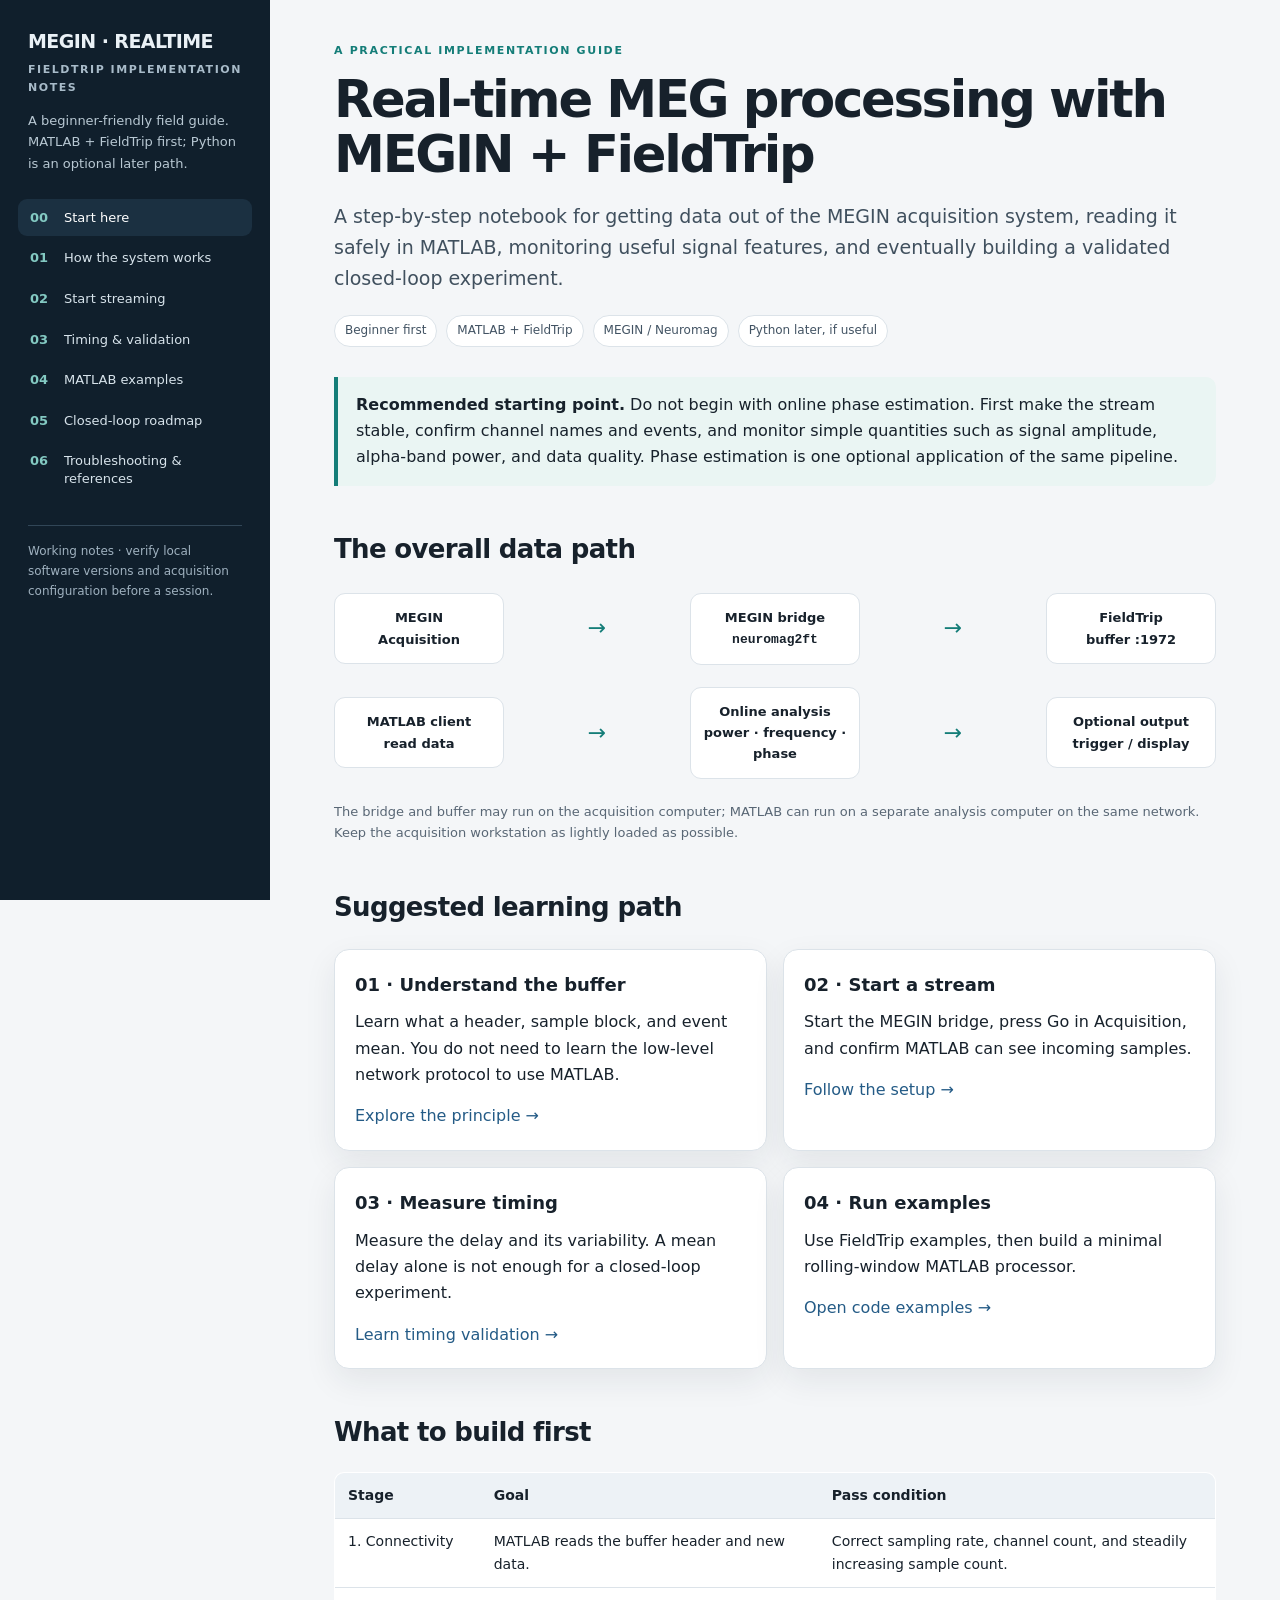
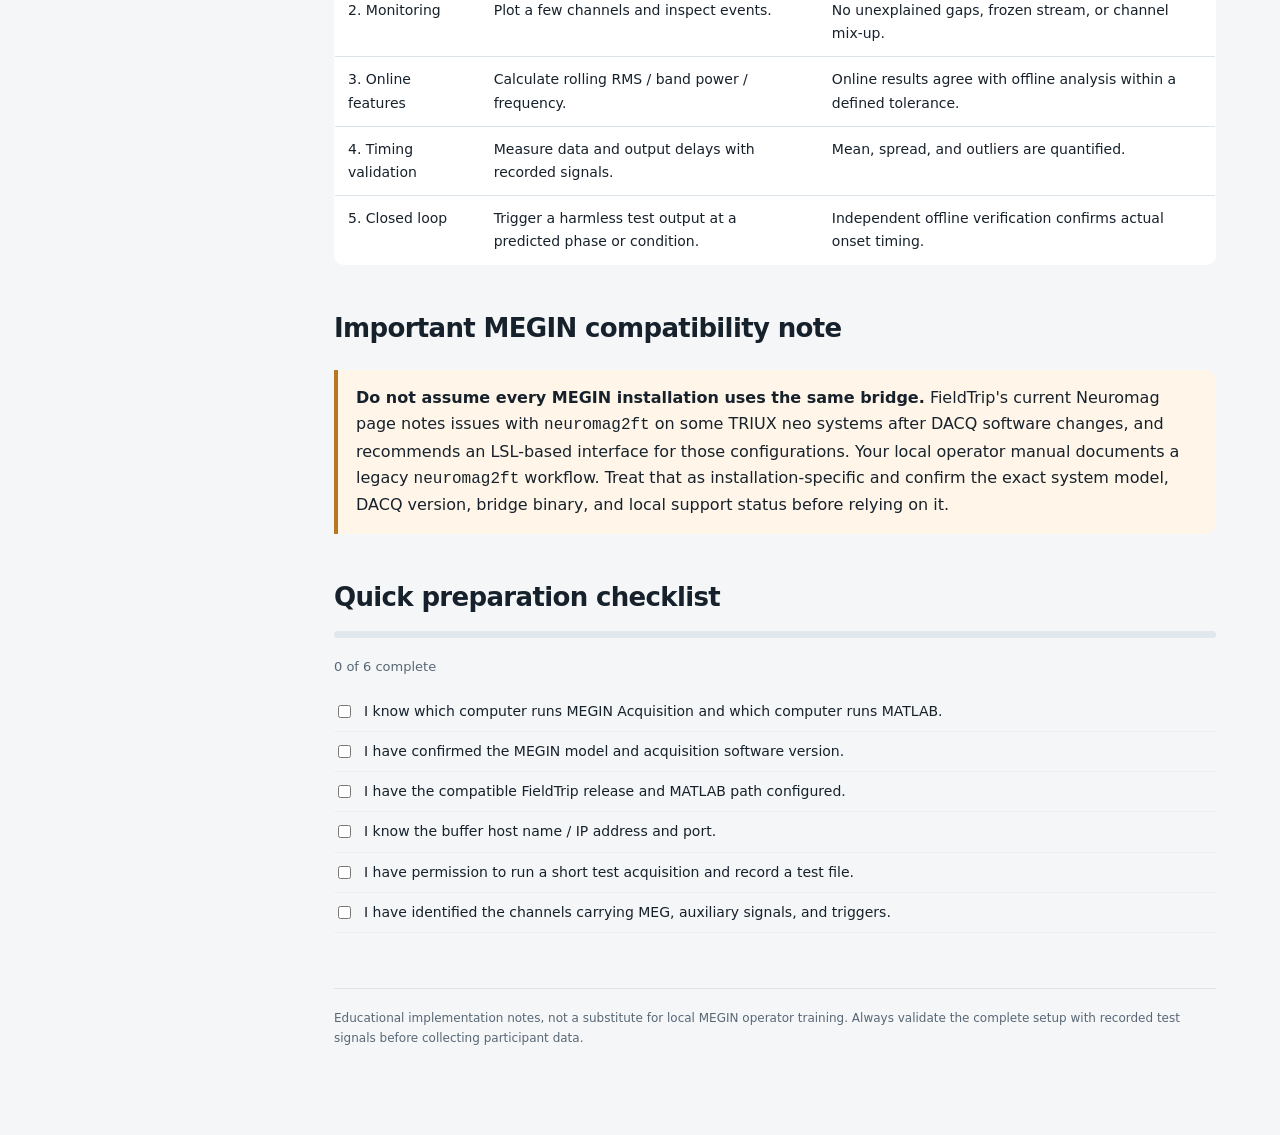
<file: index.html>
<!doctype html><html lang="en"><head><meta charset="utf-8"><meta name="viewport" content="width=device-width,initial-scale=1"><meta name="description" content="A practical route from MEGIN acquisition to online monitoring, then to a validated closed-loop experiment."><title>00 · Start here · MEGIN realtime guide</title><link rel="stylesheet" href="assets/style.css"></head><body><div class="layout"><aside><div class="brand">MEGIN · REALTIME<small>FieldTrip implementation notes</small></div><p class="side-intro">A beginner-friendly field guide. MATLAB + FieldTrip first; Python is an optional later path.</p><nav><a class="active" href="index.html"><span class="num">00</span><span>Start here</span></a><a class="" href="01-principle.html"><span class="num">01</span><span>How the system works</span></a><a class="" href="02-setup.html"><span class="num">02</span><span>Start streaming</span></a><a class="" href="03-latency.html"><span class="num">03</span><span>Timing & validation</span></a><a class="" href="04-examples.html"><span class="num">04</span><span>MATLAB examples</span></a><a class="" href="05-closed-loop.html"><span class="num">05</span><span>Closed-loop roadmap</span></a><a class="" href="06-misc.html"><span class="num">06</span><span>Troubleshooting & references</span></a></nav><div class="side-foot">Working notes · verify local software versions and acquisition configuration before a session.</div></aside><main>
<div class="eyebrow">A practical implementation guide</div><h1>Real-time MEG processing with MEGIN + FieldTrip</h1>
<p class="lede">A step-by-step notebook for getting data out of the MEGIN acquisition system, reading it safely in MATLAB, monitoring useful signal features, and eventually building a validated closed-loop experiment.</p>
<div class="meta"><span class="pill">Beginner first</span><span class="pill">MATLAB + FieldTrip</span><span class="pill">MEGIN / Neuromag</span><span class="pill">Python later, if useful</span></div>
<div class="callout"><b>Recommended starting point.</b> Do not begin with online phase estimation. First make the stream stable, confirm channel names and events, and monitor simple quantities such as signal amplitude, alpha-band power, and data quality. Phase estimation is one optional application of the same pipeline.</div>
<h2>The overall data path</h2>
<div class="diagram"><div class="node">MEGIN<br>Acquisition</div><div class="arrow">→</div><div class="node">MEGIN bridge<br><code>neuromag2ft</code></div><div class="arrow">→</div><div class="node">FieldTrip<br>buffer :1972</div></div>
<div class="diagram"><div class="node">MATLAB client<br>read data</div><div class="arrow">→</div><div class="node">Online analysis<br>power · frequency · phase</div><div class="arrow">→</div><div class="node">Optional output<br>trigger / display</div></div>
<p class="small">The bridge and buffer may run on the acquisition computer; MATLAB can run on a separate analysis computer on the same network. Keep the acquisition workstation as lightly loaded as possible.</p>
<h2>Suggested learning path</h2>
<div class="grid">
<div class="card"><h3>01 · Understand the buffer</h3><p>Learn what a header, sample block, and event mean. You do not need to learn the low-level network protocol to use MATLAB.</p><a href="01-principle.html">Explore the principle →</a></div>
<div class="card"><h3>02 · Start a stream</h3><p>Start the MEGIN bridge, press Go in Acquisition, and confirm MATLAB can see incoming samples.</p><a href="02-setup.html">Follow the setup →</a></div>
<div class="card"><h3>03 · Measure timing</h3><p>Measure the delay and its variability. A mean delay alone is not enough for a closed-loop experiment.</p><a href="03-latency.html">Learn timing validation →</a></div>
<div class="card"><h3>04 · Run examples</h3><p>Use FieldTrip examples, then build a minimal rolling-window MATLAB processor.</p><a href="04-examples.html">Open code examples →</a></div>
</div>
<h2>What to build first</h2>
<table><tr><th>Stage</th><th>Goal</th><th>Pass condition</th></tr>
<tr><td>1. Connectivity</td><td>MATLAB reads the buffer header and new data.</td><td>Correct sampling rate, channel count, and steadily increasing sample count.</td></tr>
<tr><td>2. Monitoring</td><td>Plot a few channels and inspect events.</td><td>No unexplained gaps, frozen stream, or channel mix-up.</td></tr>
<tr><td>3. Online features</td><td>Calculate rolling RMS / band power / frequency.</td><td>Online results agree with offline analysis within a defined tolerance.</td></tr>
<tr><td>4. Timing validation</td><td>Measure data and output delays with recorded signals.</td><td>Mean, spread, and outliers are quantified.</td></tr>
<tr><td>5. Closed loop</td><td>Trigger a harmless test output at a predicted phase or condition.</td><td>Independent offline verification confirms actual onset timing.</td></tr></table>
<h2>Important MEGIN compatibility note</h2>
<div class="callout warn"><b>Do not assume every MEGIN installation uses the same bridge.</b> FieldTrip's current Neuromag page notes issues with <code>neuromag2ft</code> on some TRIUX neo systems after DACQ software changes, and recommends an LSL-based interface for those configurations. Your local operator manual documents a legacy <code>neuromag2ft</code> workflow. Treat that as installation-specific and confirm the exact system model, DACQ version, bridge binary, and local support status before relying on it.</div>
<h2>Quick preparation checklist</h2>
<div class="progress"><span></span></div><p id="progress-label" class="small"></p><div class="checklist">
<label><input type="checkbox"> I know which computer runs MEGIN Acquisition and which computer runs MATLAB.</label>
<label><input type="checkbox"> I have confirmed the MEGIN model and acquisition software version.</label>
<label><input type="checkbox"> I have the compatible FieldTrip release and MATLAB path configured.</label>
<label><input type="checkbox"> I know the buffer host name / IP address and port.</label>
<label><input type="checkbox"> I have permission to run a short test acquisition and record a test file.</label>
<label><input type="checkbox"> I have identified the channels carrying MEG, auxiliary signals, and triggers.</label>
</div>
<div class="footer">Educational implementation notes, not a substitute for local MEGIN operator training. Always validate the complete setup with recorded test signals before collecting participant data.</div></main></div><script src="assets/app.js"></script></body></html>
</file>
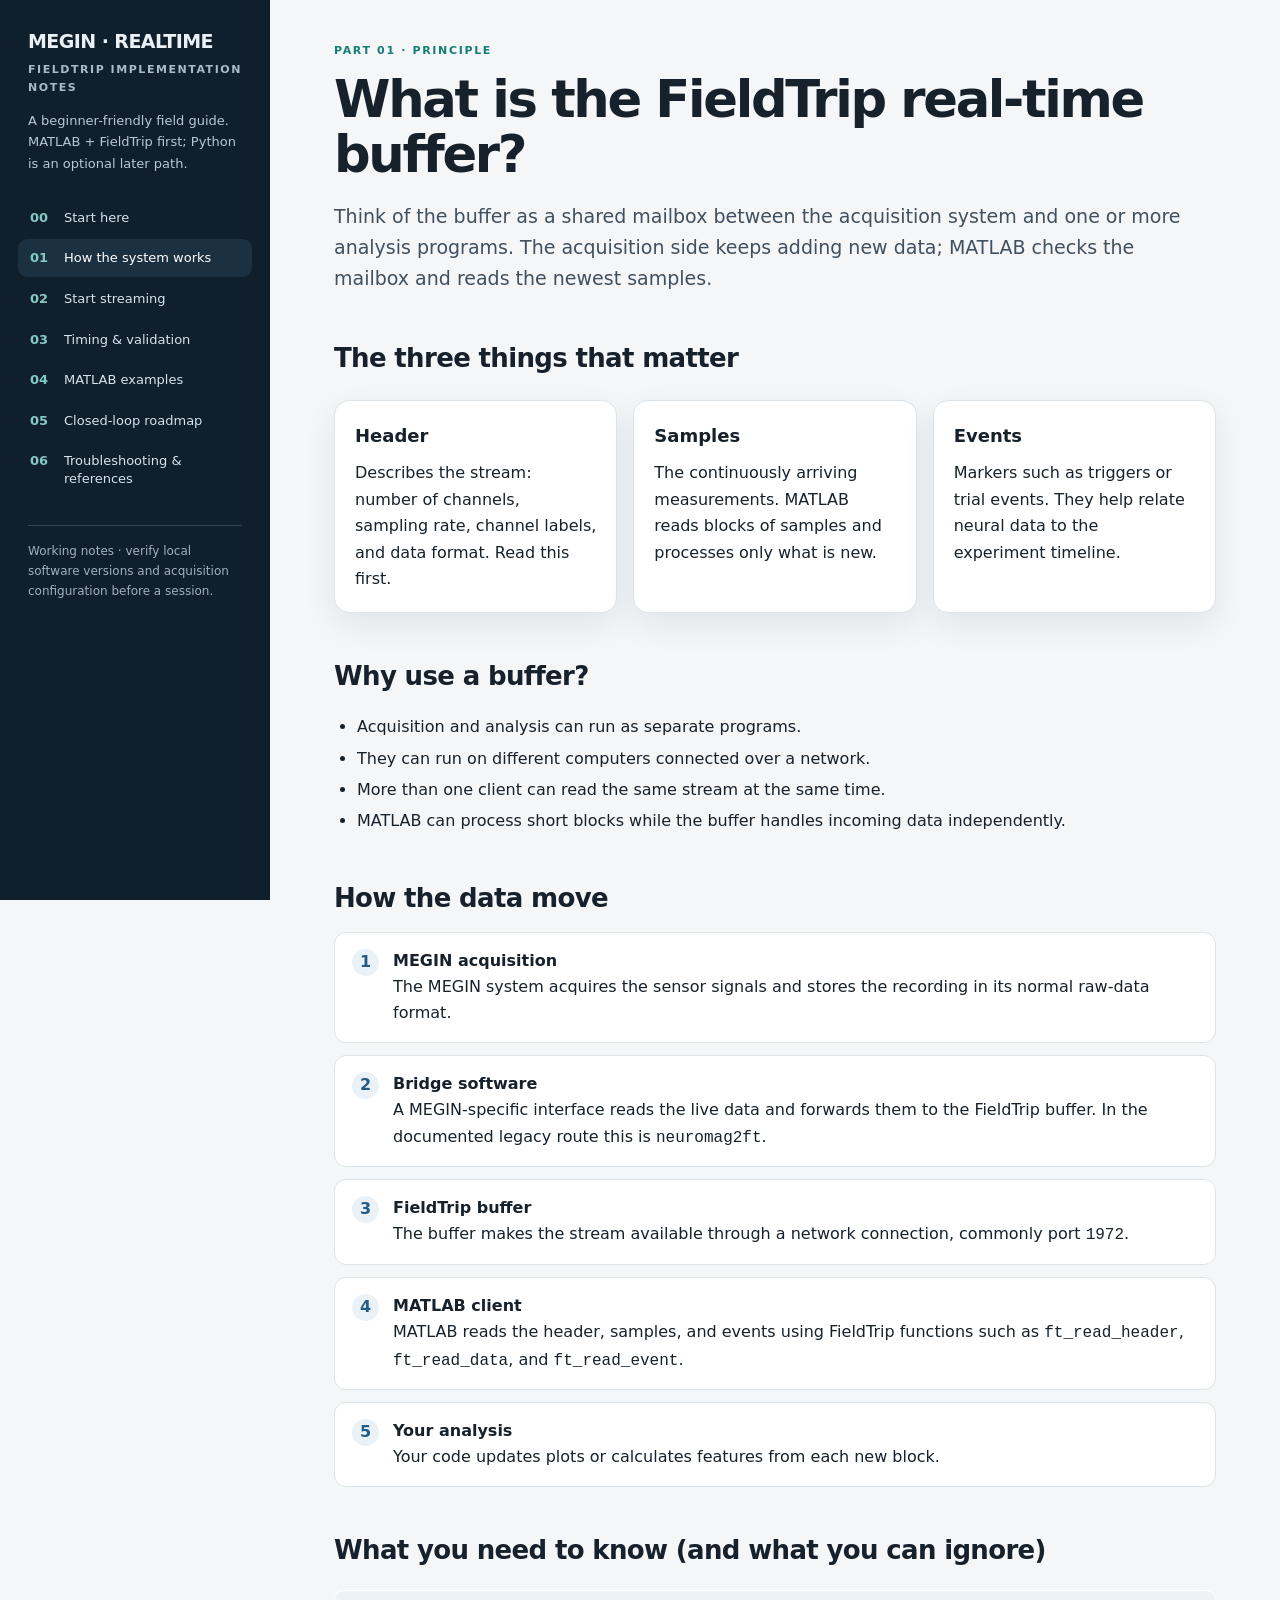
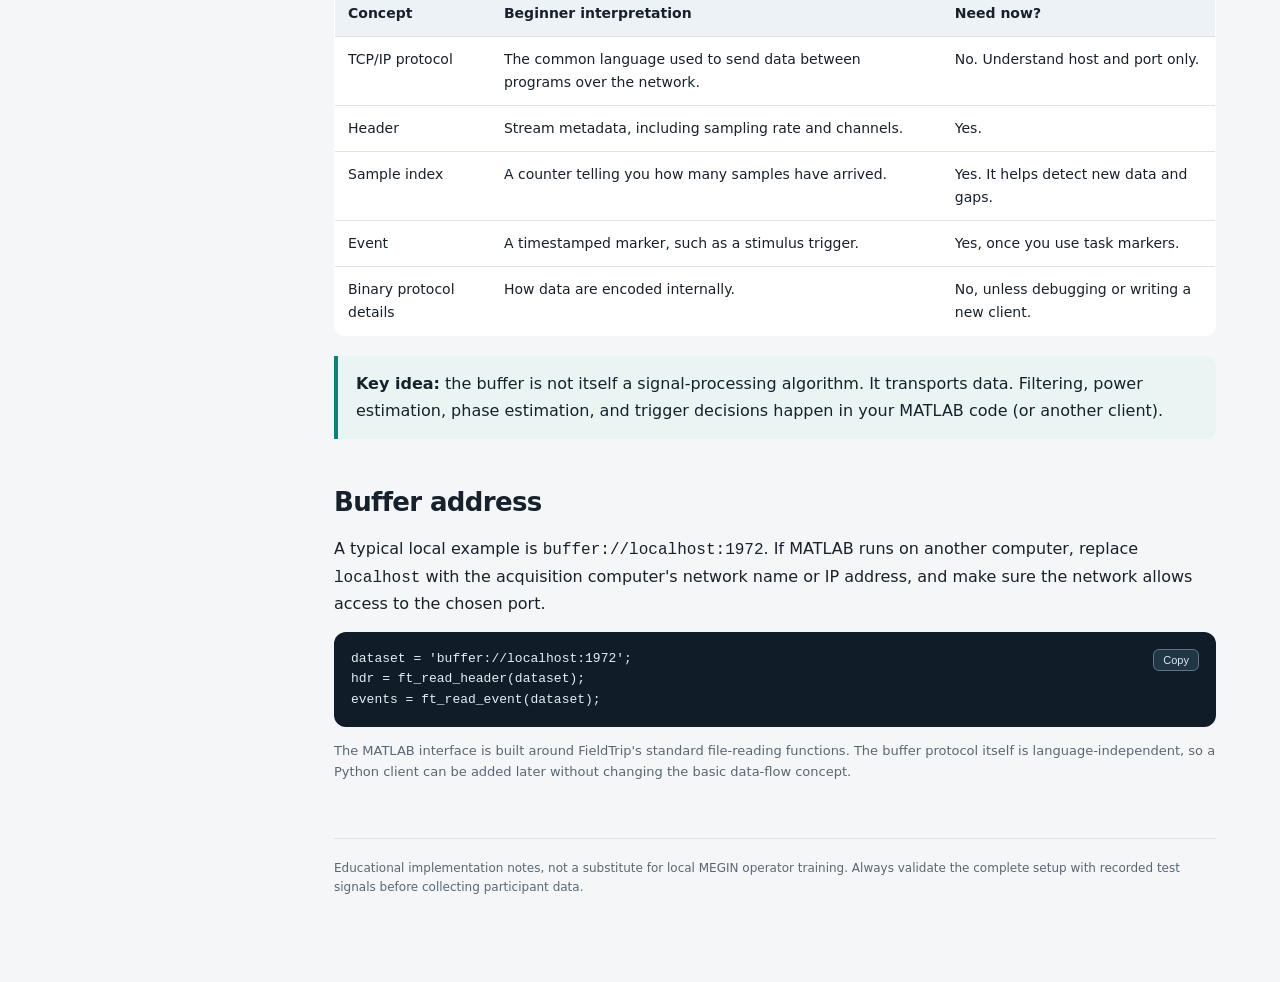
<file: 01-principle.html>
<!doctype html><html lang="en"><head><meta charset="utf-8"><meta name="viewport" content="width=device-width,initial-scale=1"><meta name="description" content="The FieldTrip buffer, data flow, samples, events, and what each computer is responsible for."><title>01 · How the system works · MEGIN realtime guide</title><link rel="stylesheet" href="assets/style.css"></head><body><div class="layout"><aside><div class="brand">MEGIN · REALTIME<small>FieldTrip implementation notes</small></div><p class="side-intro">A beginner-friendly field guide. MATLAB + FieldTrip first; Python is an optional later path.</p><nav><a class="" href="index.html"><span class="num">00</span><span>Start here</span></a><a class="active" href="01-principle.html"><span class="num">01</span><span>How the system works</span></a><a class="" href="02-setup.html"><span class="num">02</span><span>Start streaming</span></a><a class="" href="03-latency.html"><span class="num">03</span><span>Timing & validation</span></a><a class="" href="04-examples.html"><span class="num">04</span><span>MATLAB examples</span></a><a class="" href="05-closed-loop.html"><span class="num">05</span><span>Closed-loop roadmap</span></a><a class="" href="06-misc.html"><span class="num">06</span><span>Troubleshooting & references</span></a></nav><div class="side-foot">Working notes · verify local software versions and acquisition configuration before a session.</div></aside><main>
<div class="eyebrow">Part 01 · Principle</div><h1>What is the FieldTrip real-time buffer?</h1><p class="lede">Think of the buffer as a shared mailbox between the acquisition system and one or more analysis programs. The acquisition side keeps adding new data; MATLAB checks the mailbox and reads the newest samples.</p>
<h2>The three things that matter</h2><div class="grid three">
<div class="card"><h3>Header</h3><p>Describes the stream: number of channels, sampling rate, channel labels, and data format. Read this first.</p></div>
<div class="card"><h3>Samples</h3><p>The continuously arriving measurements. MATLAB reads blocks of samples and processes only what is new.</p></div>
<div class="card"><h3>Events</h3><p>Markers such as triggers or trial events. They help relate neural data to the experiment timeline.</p></div></div>
<h2>Why use a buffer?</h2><ul><li>Acquisition and analysis can run as separate programs.</li><li>They can run on different computers connected over a network.</li><li>More than one client can read the same stream at the same time.</li><li>MATLAB can process short blocks while the buffer handles incoming data independently.</li></ul>
<h2>How the data move</h2><div class="steps">
<div class="step"><b>MEGIN acquisition</b><br>The MEGIN system acquires the sensor signals and stores the recording in its normal raw-data format.</div>
<div class="step"><b>Bridge software</b><br>A MEGIN-specific interface reads the live data and forwards them to the FieldTrip buffer. In the documented legacy route this is <code>neuromag2ft</code>.</div>
<div class="step"><b>FieldTrip buffer</b><br>The buffer makes the stream available through a network connection, commonly port <code>1972</code>.</div>
<div class="step"><b>MATLAB client</b><br>MATLAB reads the header, samples, and events using FieldTrip functions such as <code>ft_read_header</code>, <code>ft_read_data</code>, and <code>ft_read_event</code>.</div>
<div class="step"><b>Your analysis</b><br>Your code updates plots or calculates features from each new block.</div></div>
<h2>What you need to know (and what you can ignore)</h2><table><tr><th>Concept</th><th>Beginner interpretation</th><th>Need now?</th></tr>
<tr><td>TCP/IP protocol</td><td>The common language used to send data between programs over the network.</td><td>No. Understand host and port only.</td></tr>
<tr><td>Header</td><td>Stream metadata, including sampling rate and channels.</td><td>Yes.</td></tr><tr><td>Sample index</td><td>A counter telling you how many samples have arrived.</td><td>Yes. It helps detect new data and gaps.</td></tr><tr><td>Event</td><td>A timestamped marker, such as a stimulus trigger.</td><td>Yes, once you use task markers.</td></tr><tr><td>Binary protocol details</td><td>How data are encoded internally.</td><td>No, unless debugging or writing a new client.</td></tr></table>
<div class="callout"><b>Key idea:</b> the buffer is not itself a signal-processing algorithm. It transports data. Filtering, power estimation, phase estimation, and trigger decisions happen in your MATLAB code (or another client).</div>
<h2>Buffer address</h2><p>A typical local example is <code>buffer://localhost:1972</code>. If MATLAB runs on another computer, replace <code>localhost</code> with the acquisition computer's network name or IP address, and make sure the network allows access to the chosen port.</p>
<pre><button class="copy" onclick="copyCode(this)">Copy</button><code>dataset = 'buffer://localhost:1972';
hdr = ft_read_header(dataset);
events = ft_read_event(dataset);</code></pre>
<p class="small">The MATLAB interface is built around FieldTrip's standard file-reading functions. The buffer protocol itself is language-independent, so a Python client can be added later without changing the basic data-flow concept.</p>
<div class="footer">Educational implementation notes, not a substitute for local MEGIN operator training. Always validate the complete setup with recorded test signals before collecting participant data.</div></main></div><script src="assets/app.js"></script></body></html>
</file>
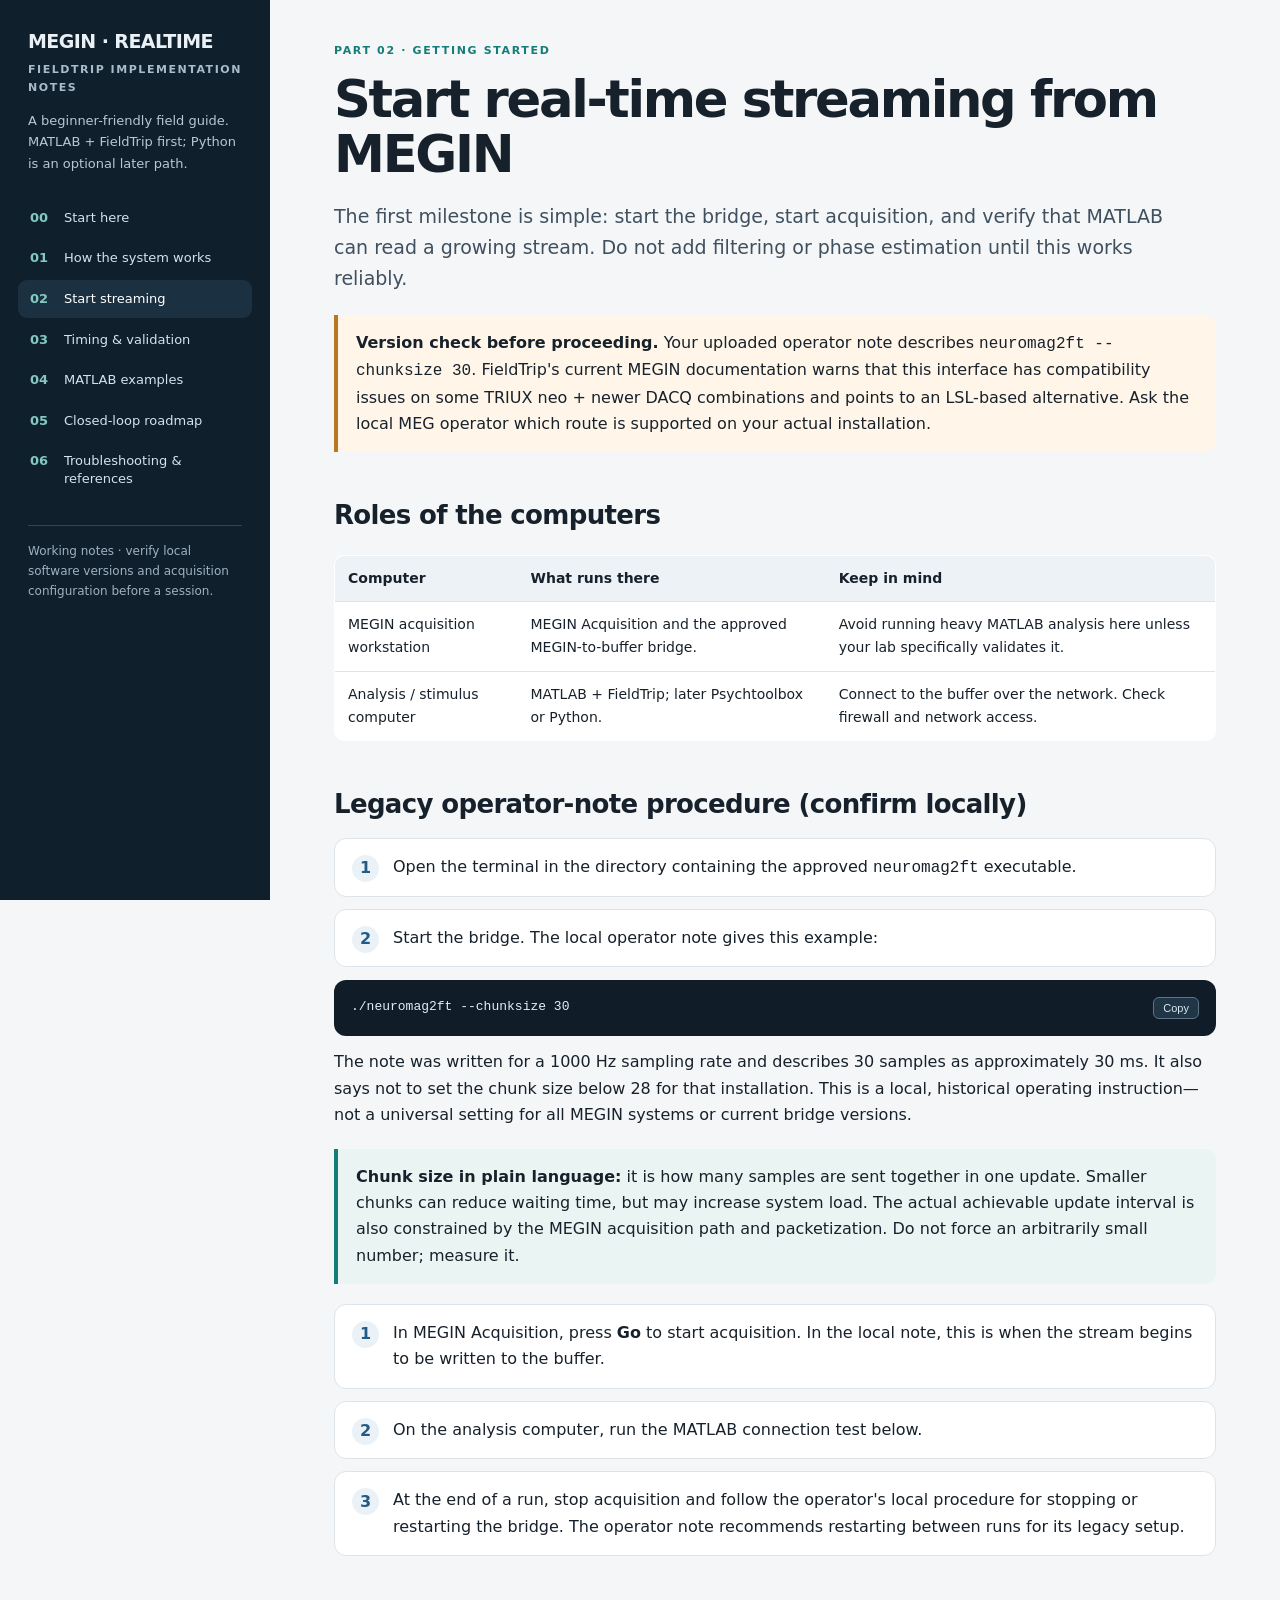
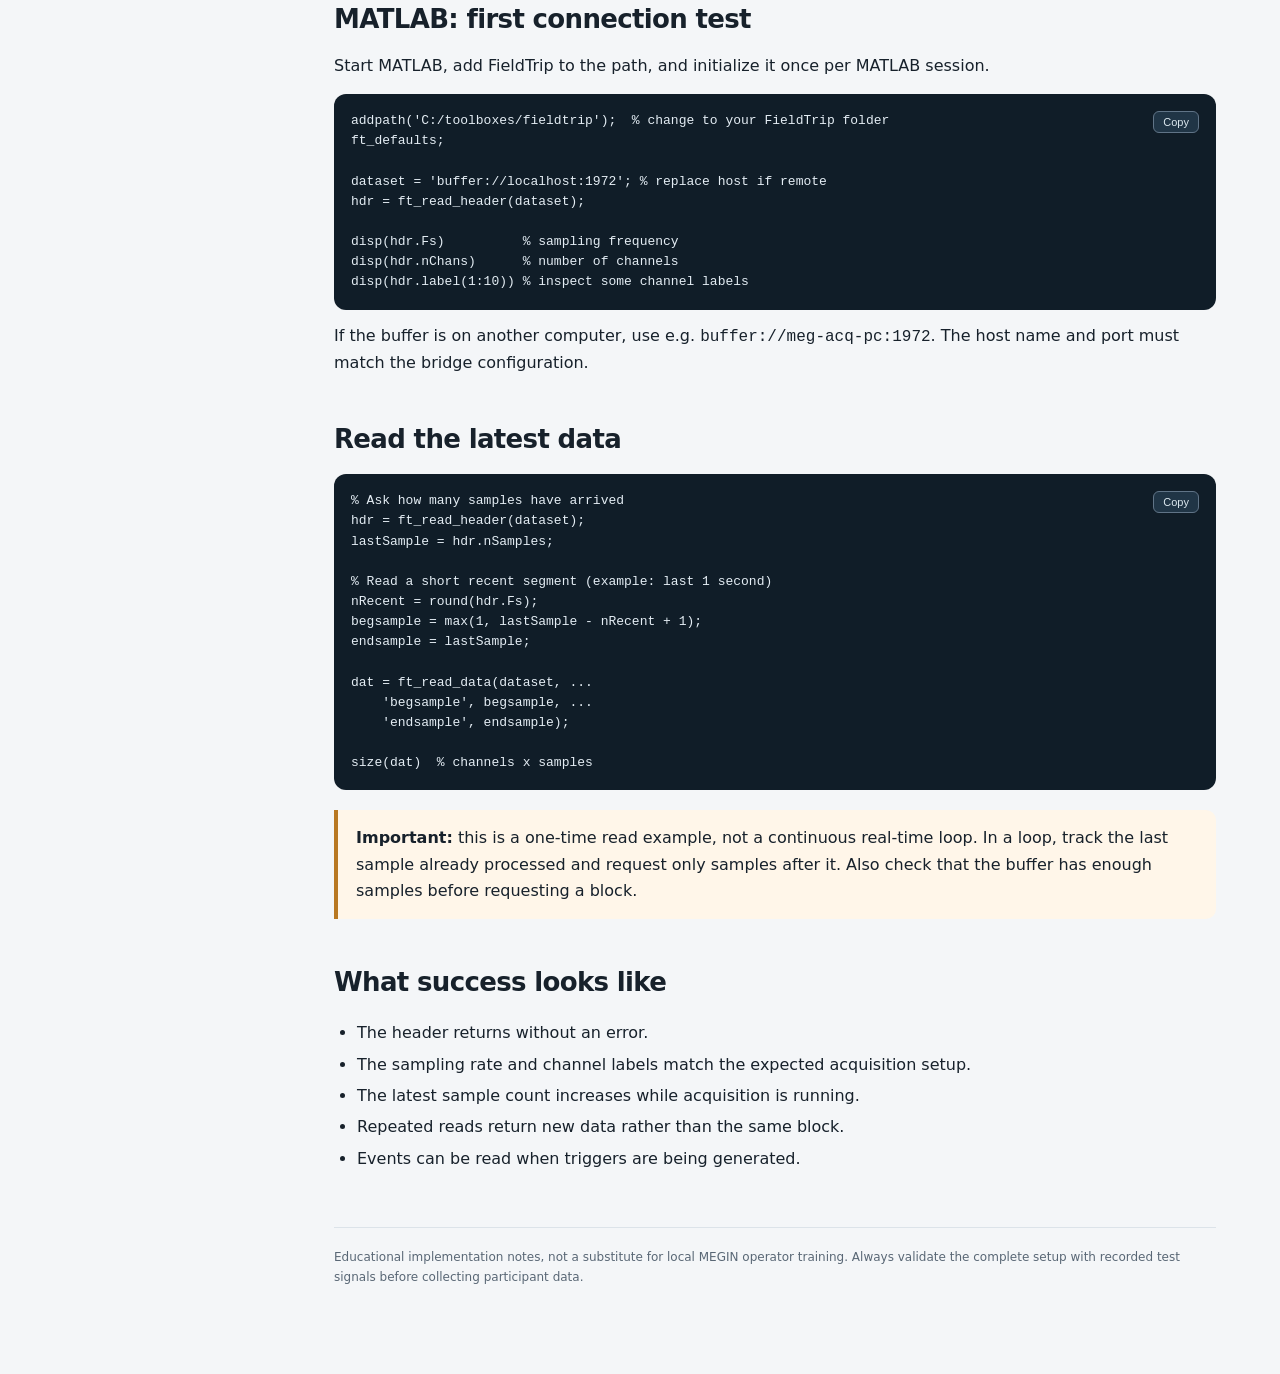
<file: 02-setup.html>
<!doctype html><html lang="en"><head><meta charset="utf-8"><meta name="viewport" content="width=device-width,initial-scale=1"><meta name="description" content="A beginner workflow for MEGIN acquisition, neuromag2ft, the buffer, and MATLAB."><title>02 · Start streaming · MEGIN realtime guide</title><link rel="stylesheet" href="assets/style.css"></head><body><div class="layout"><aside><div class="brand">MEGIN · REALTIME<small>FieldTrip implementation notes</small></div><p class="side-intro">A beginner-friendly field guide. MATLAB + FieldTrip first; Python is an optional later path.</p><nav><a class="" href="index.html"><span class="num">00</span><span>Start here</span></a><a class="" href="01-principle.html"><span class="num">01</span><span>How the system works</span></a><a class="active" href="02-setup.html"><span class="num">02</span><span>Start streaming</span></a><a class="" href="03-latency.html"><span class="num">03</span><span>Timing & validation</span></a><a class="" href="04-examples.html"><span class="num">04</span><span>MATLAB examples</span></a><a class="" href="05-closed-loop.html"><span class="num">05</span><span>Closed-loop roadmap</span></a><a class="" href="06-misc.html"><span class="num">06</span><span>Troubleshooting & references</span></a></nav><div class="side-foot">Working notes · verify local software versions and acquisition configuration before a session.</div></aside><main>
<div class="eyebrow">Part 02 · Getting started</div><h1>Start real-time streaming from MEGIN</h1><p class="lede">The first milestone is simple: start the bridge, start acquisition, and verify that MATLAB can read a growing stream. Do not add filtering or phase estimation until this works reliably.</p>
<div class="callout warn"><b>Version check before proceeding.</b> Your uploaded operator note describes <code>neuromag2ft --chunksize 30</code>. FieldTrip's current MEGIN documentation warns that this interface has compatibility issues on some TRIUX neo + newer DACQ combinations and points to an LSL-based alternative. Ask the local MEG operator which route is supported on your actual installation.</div>
<h2>Roles of the computers</h2><table><tr><th>Computer</th><th>What runs there</th><th>Keep in mind</th></tr><tr><td>MEGIN acquisition workstation</td><td>MEGIN Acquisition and the approved MEGIN-to-buffer bridge.</td><td>Avoid running heavy MATLAB analysis here unless your lab specifically validates it.</td></tr><tr><td>Analysis / stimulus computer</td><td>MATLAB + FieldTrip; later Psychtoolbox or Python.</td><td>Connect to the buffer over the network. Check firewall and network access.</td></tr></table>
<h2>Legacy operator-note procedure (confirm locally)</h2><div class="steps">
<div class="step">Open the terminal in the directory containing the approved <code>neuromag2ft</code> executable.</div>
<div class="step">Start the bridge. The local operator note gives this example:</div></div>
<pre><button class="copy" onclick="copyCode(this)">Copy</button><code>./neuromag2ft --chunksize 30</code></pre>
<p>The note was written for a 1000 Hz sampling rate and describes 30 samples as approximately 30 ms. It also says not to set the chunk size below 28 for that installation. This is a local, historical operating instruction—not a universal setting for all MEGIN systems or current bridge versions.</p>
<div class="callout"><b>Chunk size in plain language:</b> it is how many samples are sent together in one update. Smaller chunks can reduce waiting time, but may increase system load. The actual achievable update interval is also constrained by the MEGIN acquisition path and packetization. Do not force an arbitrarily small number; measure it.</div>
<div class="steps"><div class="step">In MEGIN Acquisition, press <b>Go</b> to start acquisition. In the local note, this is when the stream begins to be written to the buffer.</div><div class="step">On the analysis computer, run the MATLAB connection test below.</div><div class="step">At the end of a run, stop acquisition and follow the operator's local procedure for stopping or restarting the bridge. The operator note recommends restarting between runs for its legacy setup.</div></div>
<h2>MATLAB: first connection test</h2><p>Start MATLAB, add FieldTrip to the path, and initialize it once per MATLAB session.</p>
<pre><button class="copy" onclick="copyCode(this)">Copy</button><code>addpath('C:/toolboxes/fieldtrip');  % change to your FieldTrip folder
ft_defaults;

dataset = 'buffer://localhost:1972'; % replace host if remote
hdr = ft_read_header(dataset);

disp(hdr.Fs)          % sampling frequency
disp(hdr.nChans)      % number of channels
disp(hdr.label(1:10)) % inspect some channel labels</code></pre>
<p>If the buffer is on another computer, use e.g. <code>buffer://meg-acq-pc:1972</code>. The host name and port must match the bridge configuration.</p>
<h2>Read the latest data</h2>
<pre><button class="copy" onclick="copyCode(this)">Copy</button><code>% Ask how many samples have arrived
hdr = ft_read_header(dataset);
lastSample = hdr.nSamples;

% Read a short recent segment (example: last 1 second)
nRecent = round(hdr.Fs);
begsample = max(1, lastSample - nRecent + 1);
endsample = lastSample;

dat = ft_read_data(dataset, ...
    'begsample', begsample, ...
    'endsample', endsample);

size(dat)  % channels x samples</code></pre>
<div class="callout warn"><b>Important:</b> this is a one-time read example, not a continuous real-time loop. In a loop, track the last sample already processed and request only samples after it. Also check that the buffer has enough samples before requesting a block.</div>
<h2>What success looks like</h2><ul><li>The header returns without an error.</li><li>The sampling rate and channel labels match the expected acquisition setup.</li><li>The latest sample count increases while acquisition is running.</li><li>Repeated reads return new data rather than the same block.</li><li>Events can be read when triggers are being generated.</li></ul>
<div class="footer">Educational implementation notes, not a substitute for local MEGIN operator training. Always validate the complete setup with recorded test signals before collecting participant data.</div></main></div><script src="assets/app.js"></script></body></html>
</file>
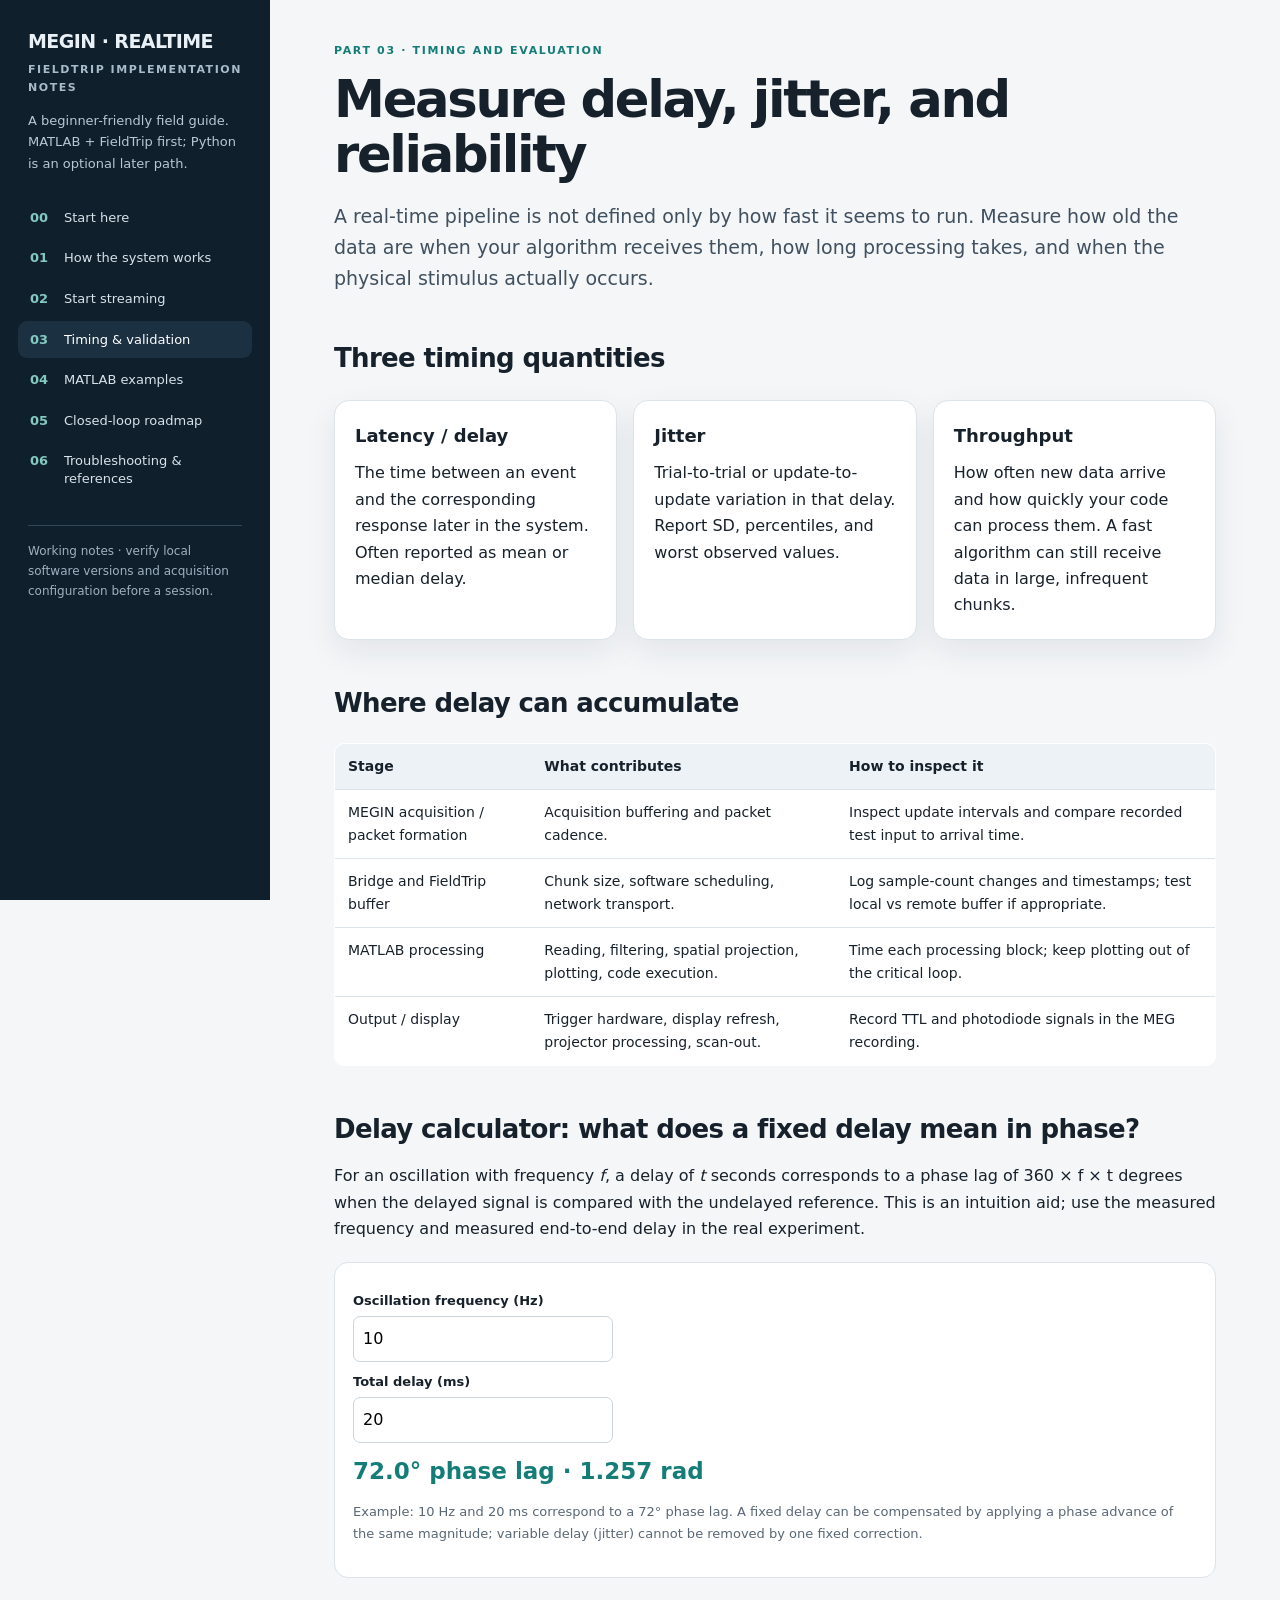
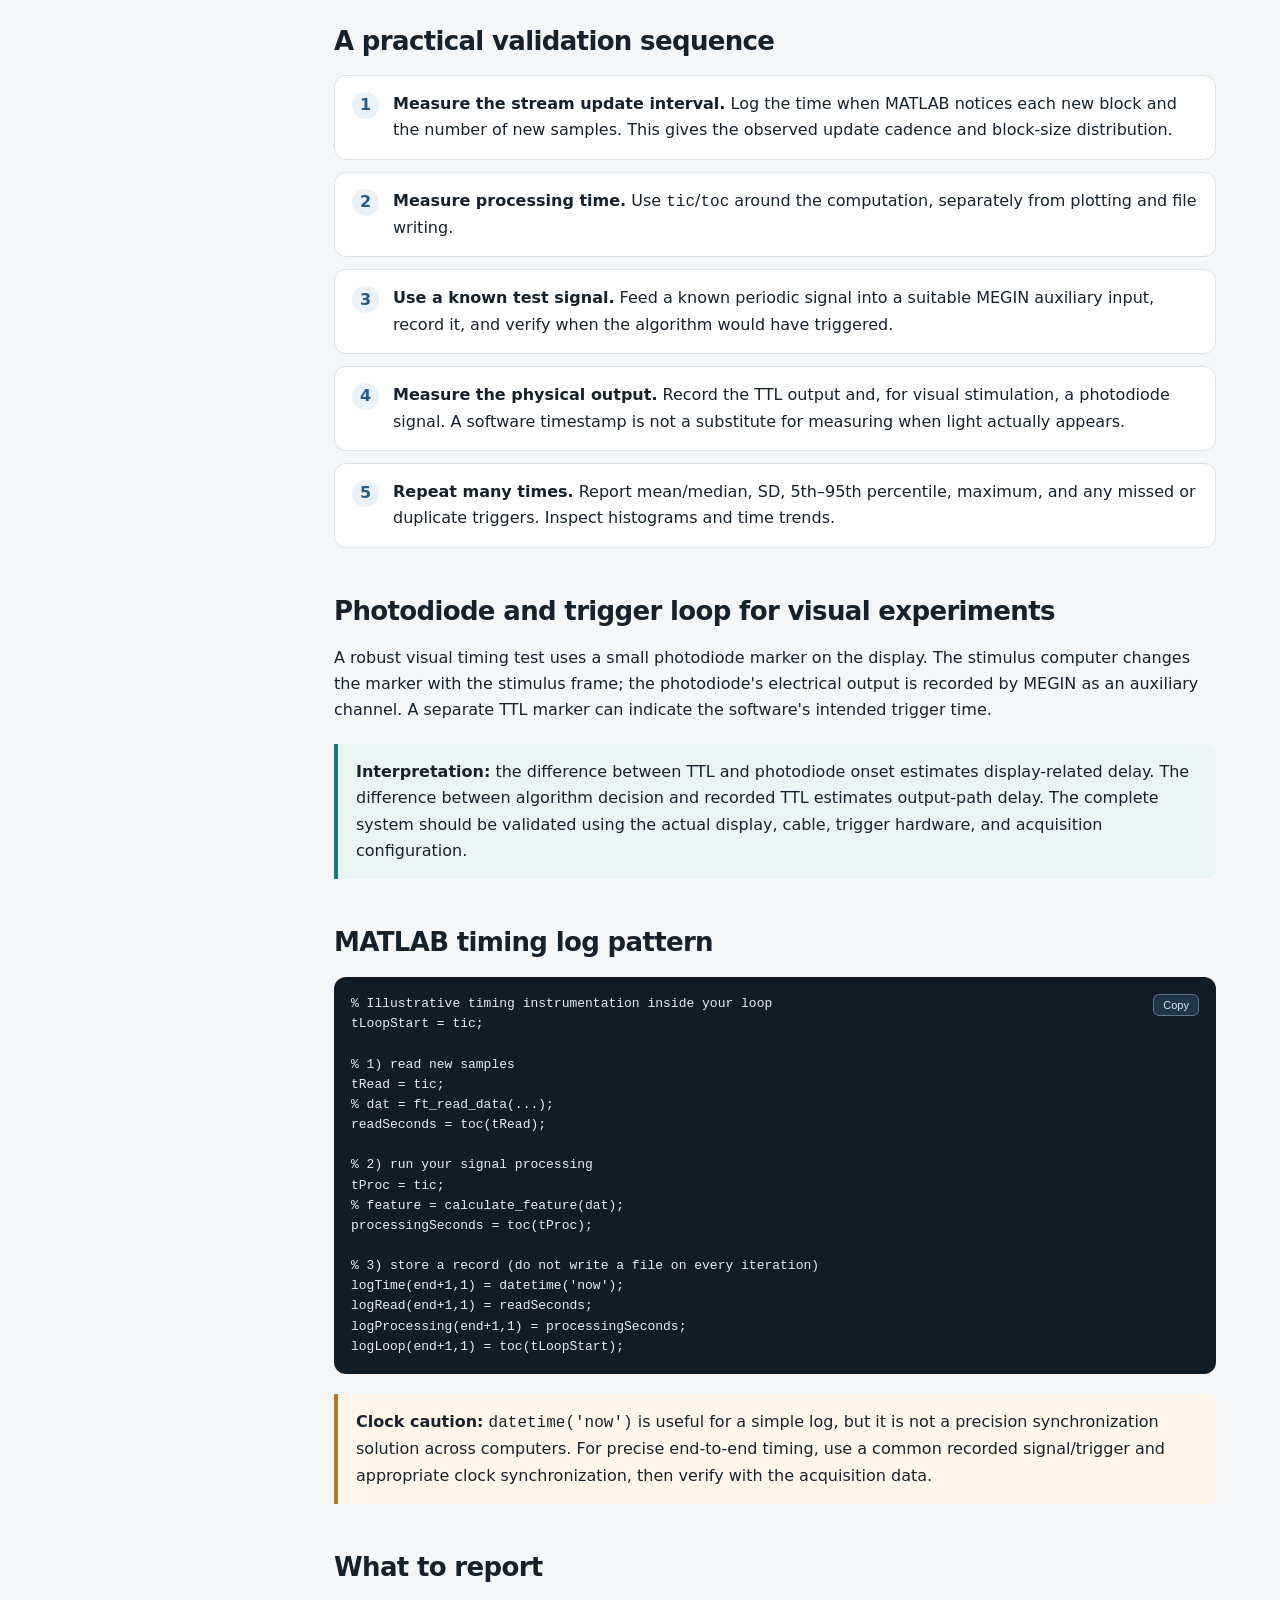
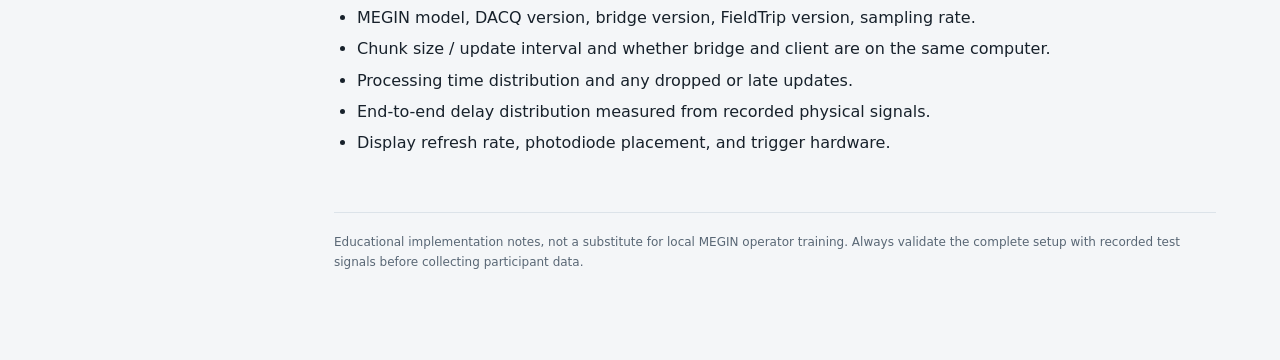
<file: 03-latency.html>
<!doctype html><html lang="en"><head><meta charset="utf-8"><meta name="viewport" content="width=device-width,initial-scale=1"><meta name="description" content="Measure delay and jitter, separate their sources, and validate the whole loop with recorded signals."><title>03 · Timing & validation · MEGIN realtime guide</title><link rel="stylesheet" href="assets/style.css"></head><body><div class="layout"><aside><div class="brand">MEGIN · REALTIME<small>FieldTrip implementation notes</small></div><p class="side-intro">A beginner-friendly field guide. MATLAB + FieldTrip first; Python is an optional later path.</p><nav><a class="" href="index.html"><span class="num">00</span><span>Start here</span></a><a class="" href="01-principle.html"><span class="num">01</span><span>How the system works</span></a><a class="" href="02-setup.html"><span class="num">02</span><span>Start streaming</span></a><a class="active" href="03-latency.html"><span class="num">03</span><span>Timing & validation</span></a><a class="" href="04-examples.html"><span class="num">04</span><span>MATLAB examples</span></a><a class="" href="05-closed-loop.html"><span class="num">05</span><span>Closed-loop roadmap</span></a><a class="" href="06-misc.html"><span class="num">06</span><span>Troubleshooting & references</span></a></nav><div class="side-foot">Working notes · verify local software versions and acquisition configuration before a session.</div></aside><main>
<div class="eyebrow">Part 03 · Timing and evaluation</div><h1>Measure delay, jitter, and reliability</h1><p class="lede">A real-time pipeline is not defined only by how fast it seems to run. Measure how old the data are when your algorithm receives them, how long processing takes, and when the physical stimulus actually occurs.</p>
<h2>Three timing quantities</h2><div class="grid three">
<div class="card"><h3>Latency / delay</h3><p>The time between an event and the corresponding response later in the system. Often reported as mean or median delay.</p></div>
<div class="card"><h3>Jitter</h3><p>Trial-to-trial or update-to-update variation in that delay. Report SD, percentiles, and worst observed values.</p></div>
<div class="card"><h3>Throughput</h3><p>How often new data arrive and how quickly your code can process them. A fast algorithm can still receive data in large, infrequent chunks.</p></div></div>
<h2>Where delay can accumulate</h2><table><tr><th>Stage</th><th>What contributes</th><th>How to inspect it</th></tr><tr><td>MEGIN acquisition / packet formation</td><td>Acquisition buffering and packet cadence.</td><td>Inspect update intervals and compare recorded test input to arrival time.</td></tr><tr><td>Bridge and FieldTrip buffer</td><td>Chunk size, software scheduling, network transport.</td><td>Log sample-count changes and timestamps; test local vs remote buffer if appropriate.</td></tr><tr><td>MATLAB processing</td><td>Reading, filtering, spatial projection, plotting, code execution.</td><td>Time each processing block; keep plotting out of the critical loop.</td></tr><tr><td>Output / display</td><td>Trigger hardware, display refresh, projector processing, scan-out.</td><td>Record TTL and photodiode signals in the MEG recording.</td></tr></table>
<h2>Delay calculator: what does a fixed delay mean in phase?</h2><p>For an oscillation with frequency <em>f</em>, a delay of <em>t</em> seconds corresponds to a phase lag of 360 × f × t degrees when the delayed signal is compared with the undelayed reference. This is an intuition aid; use the measured frequency and measured end-to-end delay in the real experiment.</p>
<div class="calc"><label for="freq">Oscillation frequency (Hz)</label><input id="freq" type="number" value="10" min="0.1" step="0.1" oninput="updateDelay()"><label for="delay">Total delay (ms)</label><input id="delay" type="number" value="20" min="0" step="1" oninput="updateDelay()"><div class="result" id="delay-result"></div><p class="small">Example: 10 Hz and 20 ms correspond to a 72° phase lag. A fixed delay can be compensated by applying a phase advance of the same magnitude; variable delay (jitter) cannot be removed by one fixed correction.</p></div>
<h2>A practical validation sequence</h2><div class="steps"><div class="step"><b>Measure the stream update interval.</b> Log the time when MATLAB notices each new block and the number of new samples. This gives the observed update cadence and block-size distribution.</div><div class="step"><b>Measure processing time.</b> Use <code>tic</code>/<code>toc</code> around the computation, separately from plotting and file writing.</div><div class="step"><b>Use a known test signal.</b> Feed a known periodic signal into a suitable MEGIN auxiliary input, record it, and verify when the algorithm would have triggered.</div><div class="step"><b>Measure the physical output.</b> Record the TTL output and, for visual stimulation, a photodiode signal. A software timestamp is not a substitute for measuring when light actually appears.</div><div class="step"><b>Repeat many times.</b> Report mean/median, SD, 5th–95th percentile, maximum, and any missed or duplicate triggers. Inspect histograms and time trends.</div></div>
<h2>Photodiode and trigger loop for visual experiments</h2><p>A robust visual timing test uses a small photodiode marker on the display. The stimulus computer changes the marker with the stimulus frame; the photodiode's electrical output is recorded by MEGIN as an auxiliary channel. A separate TTL marker can indicate the software's intended trigger time.</p>
<div class="callout"><b>Interpretation:</b> the difference between TTL and photodiode onset estimates display-related delay. The difference between algorithm decision and recorded TTL estimates output-path delay. The complete system should be validated using the actual display, cable, trigger hardware, and acquisition configuration.</div>
<h2>MATLAB timing log pattern</h2><pre><button class="copy" onclick="copyCode(this)">Copy</button><code>% Illustrative timing instrumentation inside your loop
tLoopStart = tic;

% 1) read new samples
tRead = tic;
% dat = ft_read_data(...);
readSeconds = toc(tRead);

% 2) run your signal processing
tProc = tic;
% feature = calculate_feature(dat);
processingSeconds = toc(tProc);

% 3) store a record (do not write a file on every iteration)
logTime(end+1,1) = datetime('now');
logRead(end+1,1) = readSeconds;
logProcessing(end+1,1) = processingSeconds;
logLoop(end+1,1) = toc(tLoopStart);</code></pre>
<div class="callout warn"><b>Clock caution:</b> <code>datetime('now')</code> is useful for a simple log, but it is not a precision synchronization solution across computers. For precise end-to-end timing, use a common recorded signal/trigger and appropriate clock synchronization, then verify with the acquisition data.</div>
<h2>What to report</h2><ul><li>MEGIN model, DACQ version, bridge version, FieldTrip version, sampling rate.</li><li>Chunk size / update interval and whether bridge and client are on the same computer.</li><li>Processing time distribution and any dropped or late updates.</li><li>End-to-end delay distribution measured from recorded physical signals.</li><li>Display refresh rate, photodiode placement, and trigger hardware.</li></ul>
<div class="footer">Educational implementation notes, not a substitute for local MEGIN operator training. Always validate the complete setup with recorded test signals before collecting participant data.</div></main></div><script src="assets/app.js"></script></body></html>
</file>
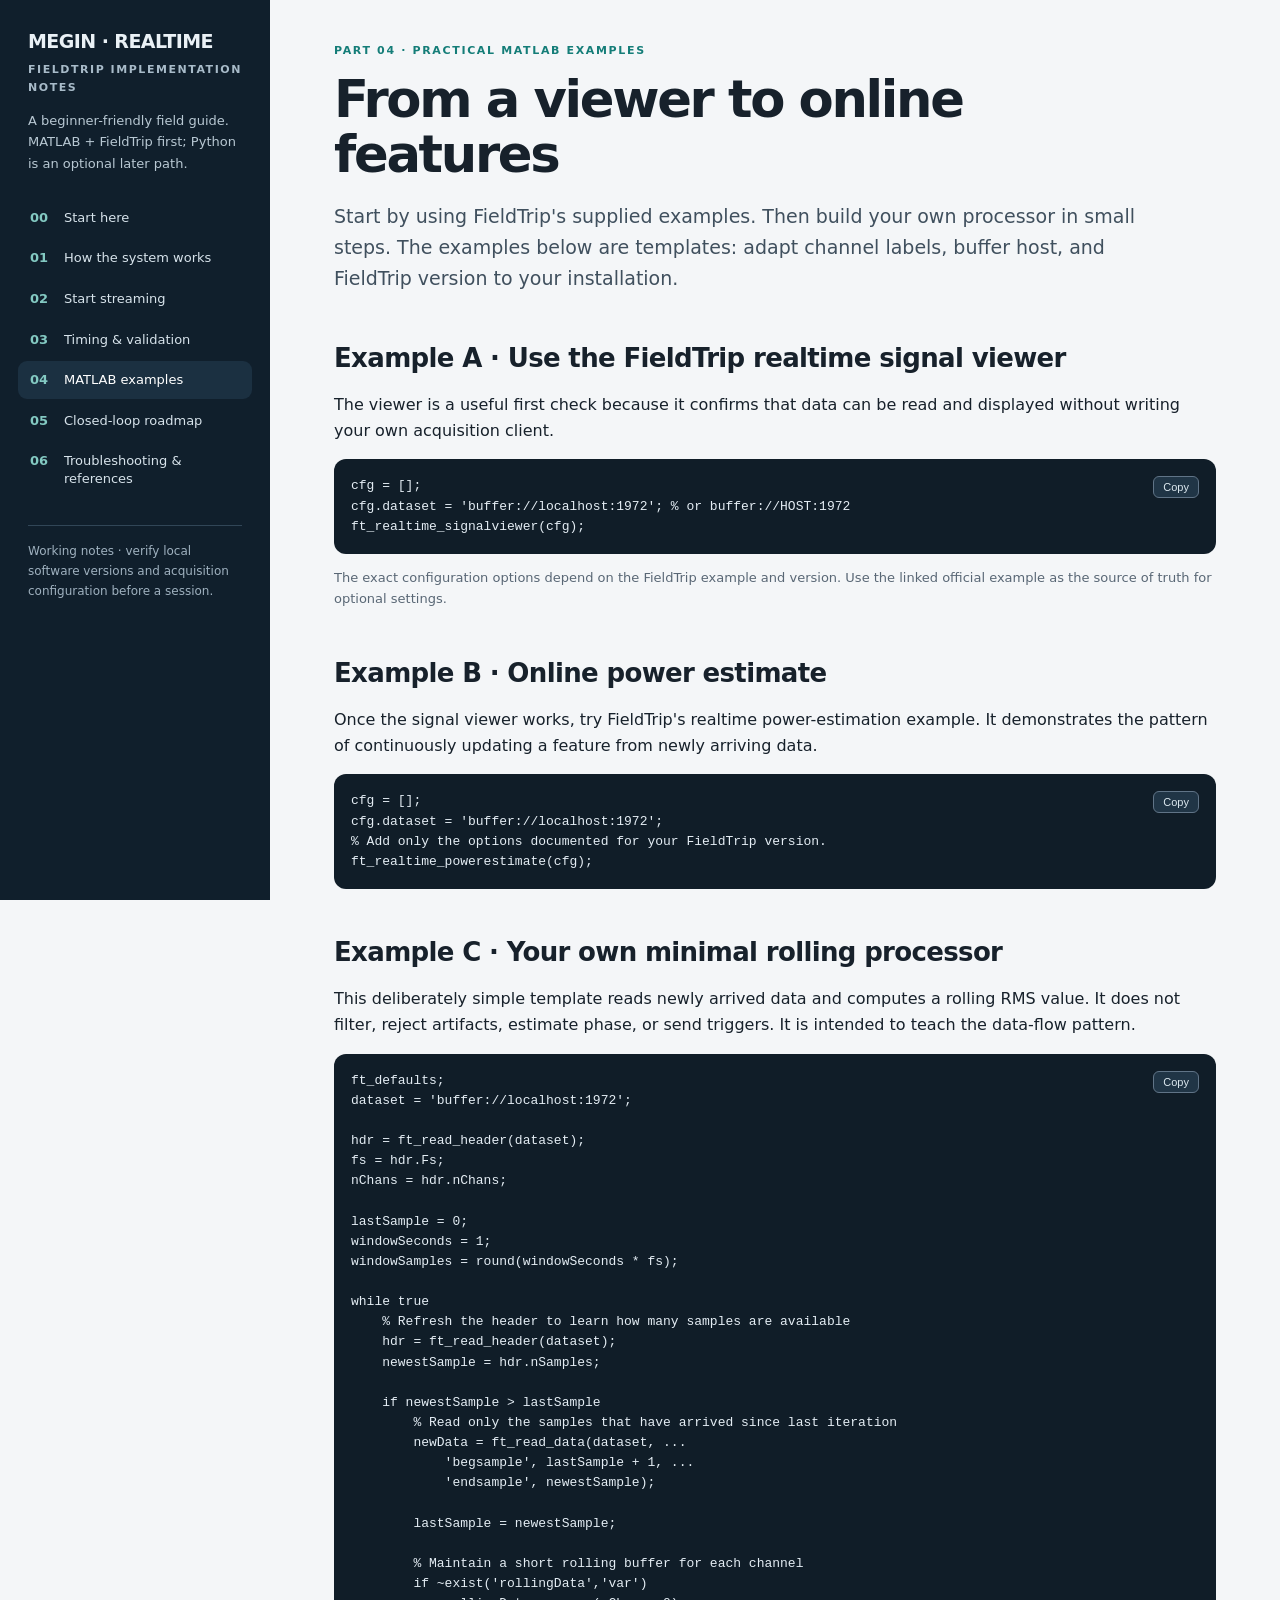
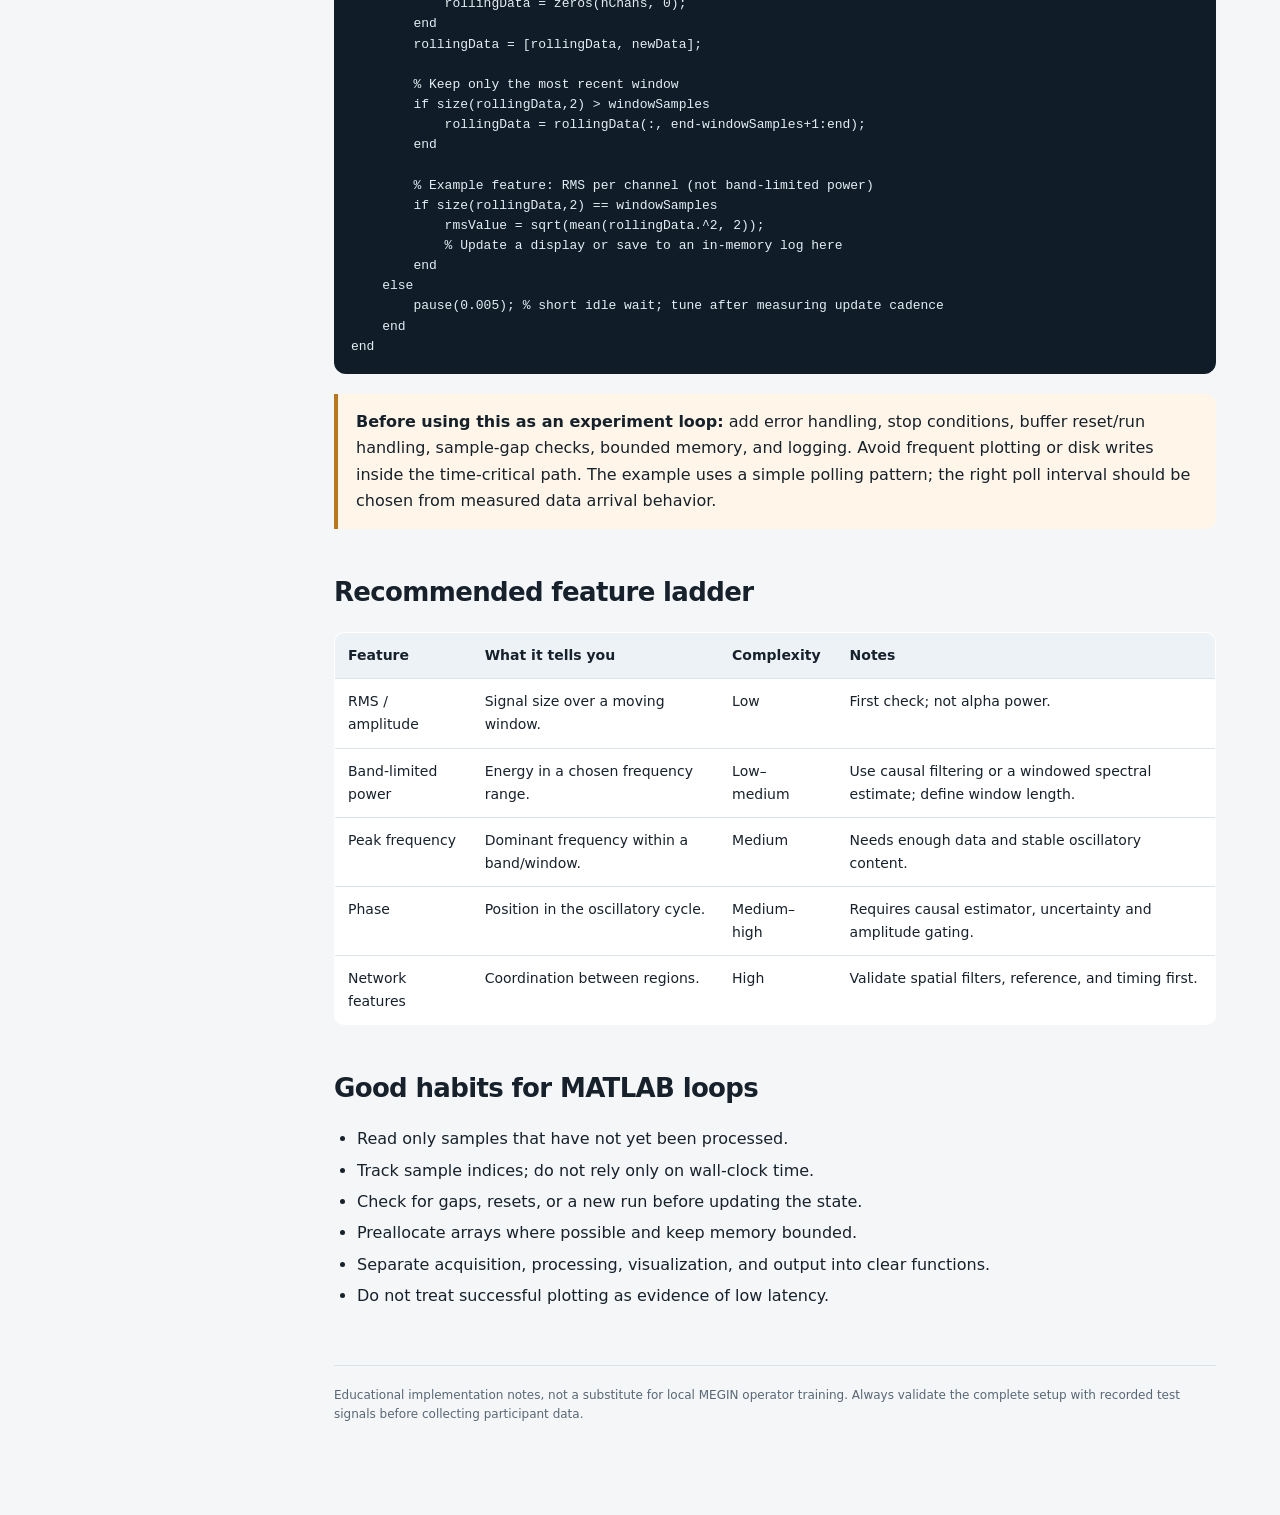
<file: 04-examples.html>
<!doctype html><html lang="en"><head><meta charset="utf-8"><meta name="viewport" content="width=device-width,initial-scale=1"><meta name="description" content="Start with a viewer, then build a safe rolling-window processor for power, frequency, and phase."><title>04 · MATLAB examples · MEGIN realtime guide</title><link rel="stylesheet" href="assets/style.css"></head><body><div class="layout"><aside><div class="brand">MEGIN · REALTIME<small>FieldTrip implementation notes</small></div><p class="side-intro">A beginner-friendly field guide. MATLAB + FieldTrip first; Python is an optional later path.</p><nav><a class="" href="index.html"><span class="num">00</span><span>Start here</span></a><a class="" href="01-principle.html"><span class="num">01</span><span>How the system works</span></a><a class="" href="02-setup.html"><span class="num">02</span><span>Start streaming</span></a><a class="" href="03-latency.html"><span class="num">03</span><span>Timing & validation</span></a><a class="active" href="04-examples.html"><span class="num">04</span><span>MATLAB examples</span></a><a class="" href="05-closed-loop.html"><span class="num">05</span><span>Closed-loop roadmap</span></a><a class="" href="06-misc.html"><span class="num">06</span><span>Troubleshooting & references</span></a></nav><div class="side-foot">Working notes · verify local software versions and acquisition configuration before a session.</div></aside><main>
<div class="eyebrow">Part 04 · Practical MATLAB examples</div><h1>From a viewer to online features</h1><p class="lede">Start by using FieldTrip's supplied examples. Then build your own processor in small steps. The examples below are templates: adapt channel labels, buffer host, and FieldTrip version to your installation.</p>
<h2>Example A · Use the FieldTrip realtime signal viewer</h2><p>The viewer is a useful first check because it confirms that data can be read and displayed without writing your own acquisition client.</p>
<pre><button class="copy" onclick="copyCode(this)">Copy</button><code>cfg = [];
cfg.dataset = 'buffer://localhost:1972'; % or buffer://HOST:1972
ft_realtime_signalviewer(cfg);</code></pre>
<p class="small">The exact configuration options depend on the FieldTrip example and version. Use the linked official example as the source of truth for optional settings.</p>
<h2>Example B · Online power estimate</h2><p>Once the signal viewer works, try FieldTrip's realtime power-estimation example. It demonstrates the pattern of continuously updating a feature from newly arriving data.</p>
<pre><button class="copy" onclick="copyCode(this)">Copy</button><code>cfg = [];
cfg.dataset = 'buffer://localhost:1972';
% Add only the options documented for your FieldTrip version.
ft_realtime_powerestimate(cfg);</code></pre>
<h2>Example C · Your own minimal rolling processor</h2><p>This deliberately simple template reads newly arrived data and computes a rolling RMS value. It does not filter, reject artifacts, estimate phase, or send triggers. It is intended to teach the data-flow pattern.</p>
<pre><button class="copy" onclick="copyCode(this)">Copy</button><code>ft_defaults;
dataset = 'buffer://localhost:1972';

hdr = ft_read_header(dataset);
fs = hdr.Fs;
nChans = hdr.nChans;

lastSample = 0;
windowSeconds = 1;
windowSamples = round(windowSeconds * fs);

while true
    % Refresh the header to learn how many samples are available
    hdr = ft_read_header(dataset);
    newestSample = hdr.nSamples;

    if newestSample > lastSample
        % Read only the samples that have arrived since last iteration
        newData = ft_read_data(dataset, ...
            'begsample', lastSample + 1, ...
            'endsample', newestSample);

        lastSample = newestSample;

        % Maintain a short rolling buffer for each channel
        if ~exist('rollingData','var')
            rollingData = zeros(nChans, 0);
        end
        rollingData = [rollingData, newData];

        % Keep only the most recent window
        if size(rollingData,2) > windowSamples
            rollingData = rollingData(:, end-windowSamples+1:end);
        end

        % Example feature: RMS per channel (not band-limited power)
        if size(rollingData,2) == windowSamples
            rmsValue = sqrt(mean(rollingData.^2, 2));
            % Update a display or save to an in-memory log here
        end
    else
        pause(0.005); % short idle wait; tune after measuring update cadence
    end
end</code></pre>
<div class="callout warn"><b>Before using this as an experiment loop:</b> add error handling, stop conditions, buffer reset/run handling, sample-gap checks, bounded memory, and logging. Avoid frequent plotting or disk writes inside the time-critical path. The example uses a simple polling pattern; the right poll interval should be chosen from measured data arrival behavior.</div>
<h2>Recommended feature ladder</h2><table><tr><th>Feature</th><th>What it tells you</th><th>Complexity</th><th>Notes</th></tr><tr><td>RMS / amplitude</td><td>Signal size over a moving window.</td><td>Low</td><td>First check; not alpha power.</td></tr><tr><td>Band-limited power</td><td>Energy in a chosen frequency range.</td><td>Low–medium</td><td>Use causal filtering or a windowed spectral estimate; define window length.</td></tr><tr><td>Peak frequency</td><td>Dominant frequency within a band/window.</td><td>Medium</td><td>Needs enough data and stable oscillatory content.</td></tr><tr><td>Phase</td><td>Position in the oscillatory cycle.</td><td>Medium–high</td><td>Requires causal estimator, uncertainty and amplitude gating.</td></tr><tr><td>Network features</td><td>Coordination between regions.</td><td>High</td><td>Validate spatial filters, reference, and timing first.</td></tr></table>
<h2>Good habits for MATLAB loops</h2><ul><li>Read only samples that have not yet been processed.</li><li>Track sample indices; do not rely only on wall-clock time.</li><li>Check for gaps, resets, or a new run before updating the state.</li><li>Preallocate arrays where possible and keep memory bounded.</li><li>Separate acquisition, processing, visualization, and output into clear functions.</li><li>Do not treat successful plotting as evidence of low latency.</li></ul>
<div class="footer">Educational implementation notes, not a substitute for local MEGIN operator training. Always validate the complete setup with recorded test signals before collecting participant data.</div></main></div><script src="assets/app.js"></script></body></html>
</file>
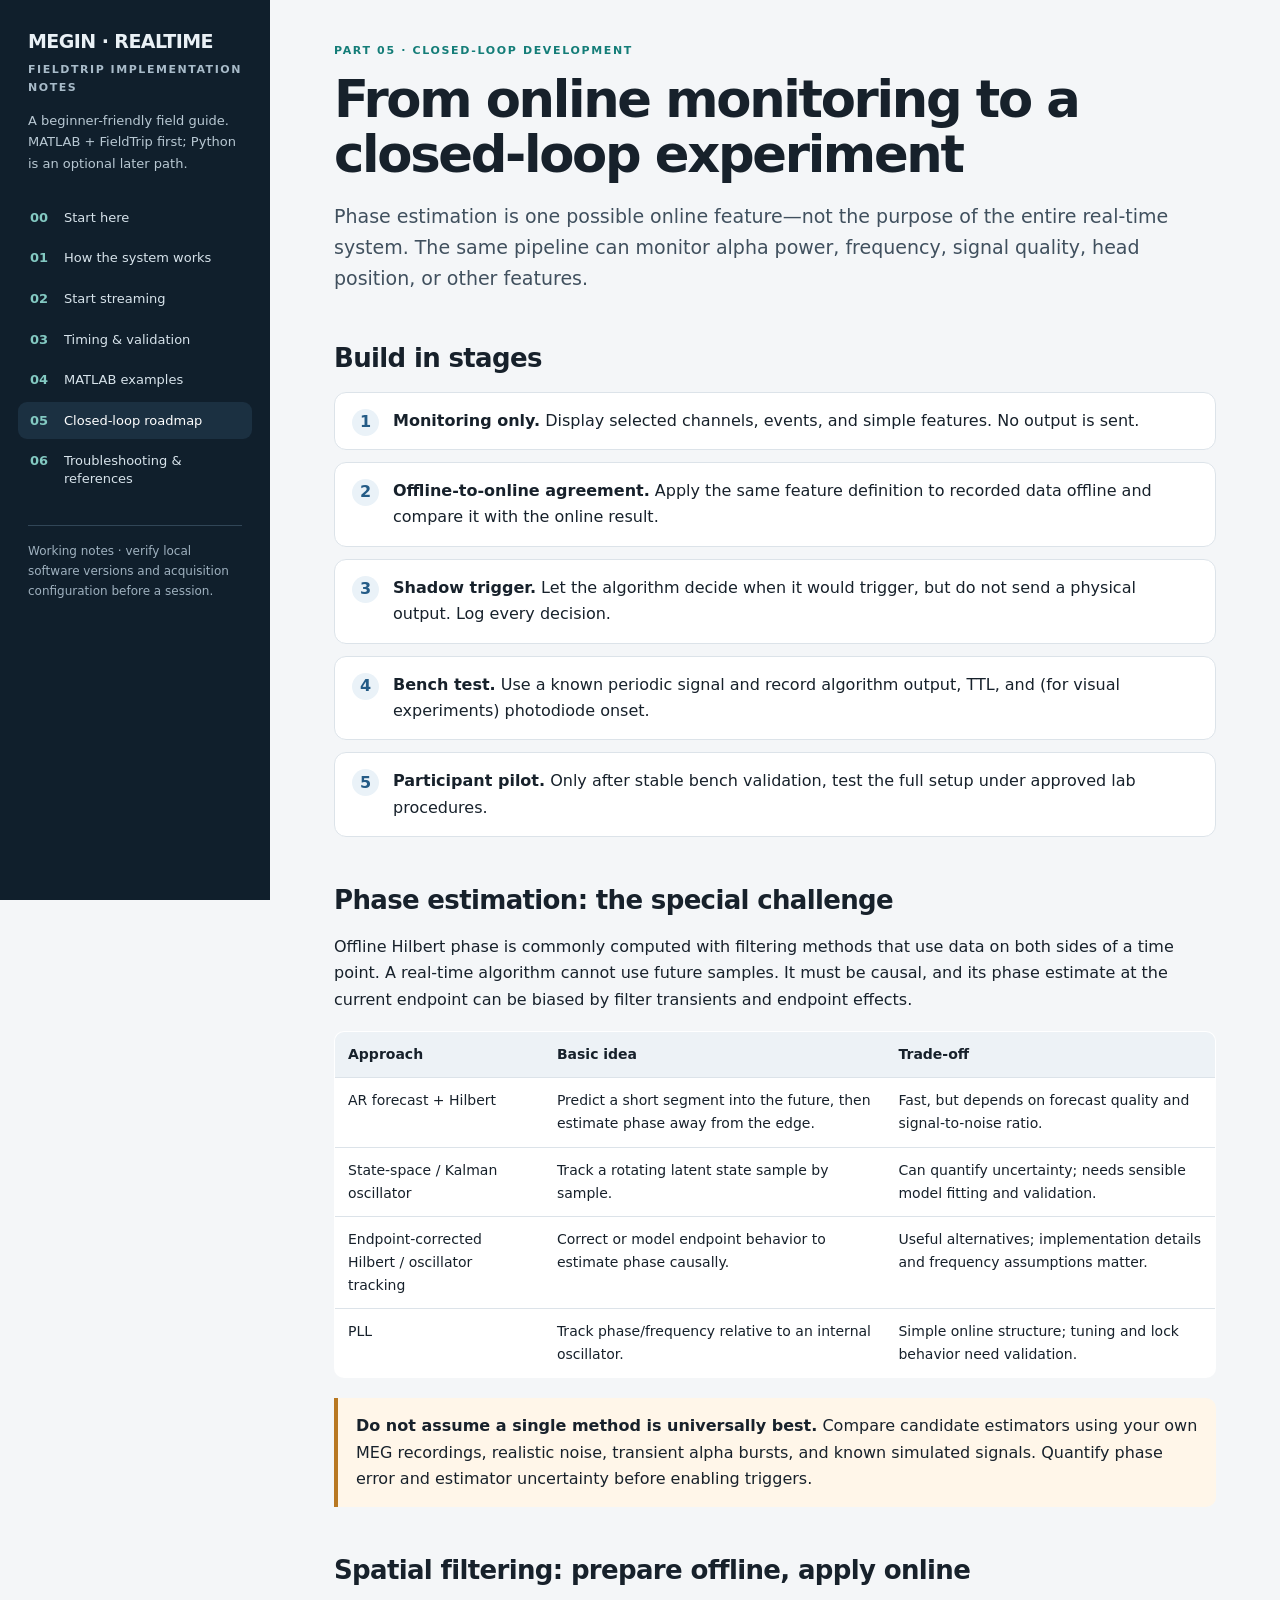
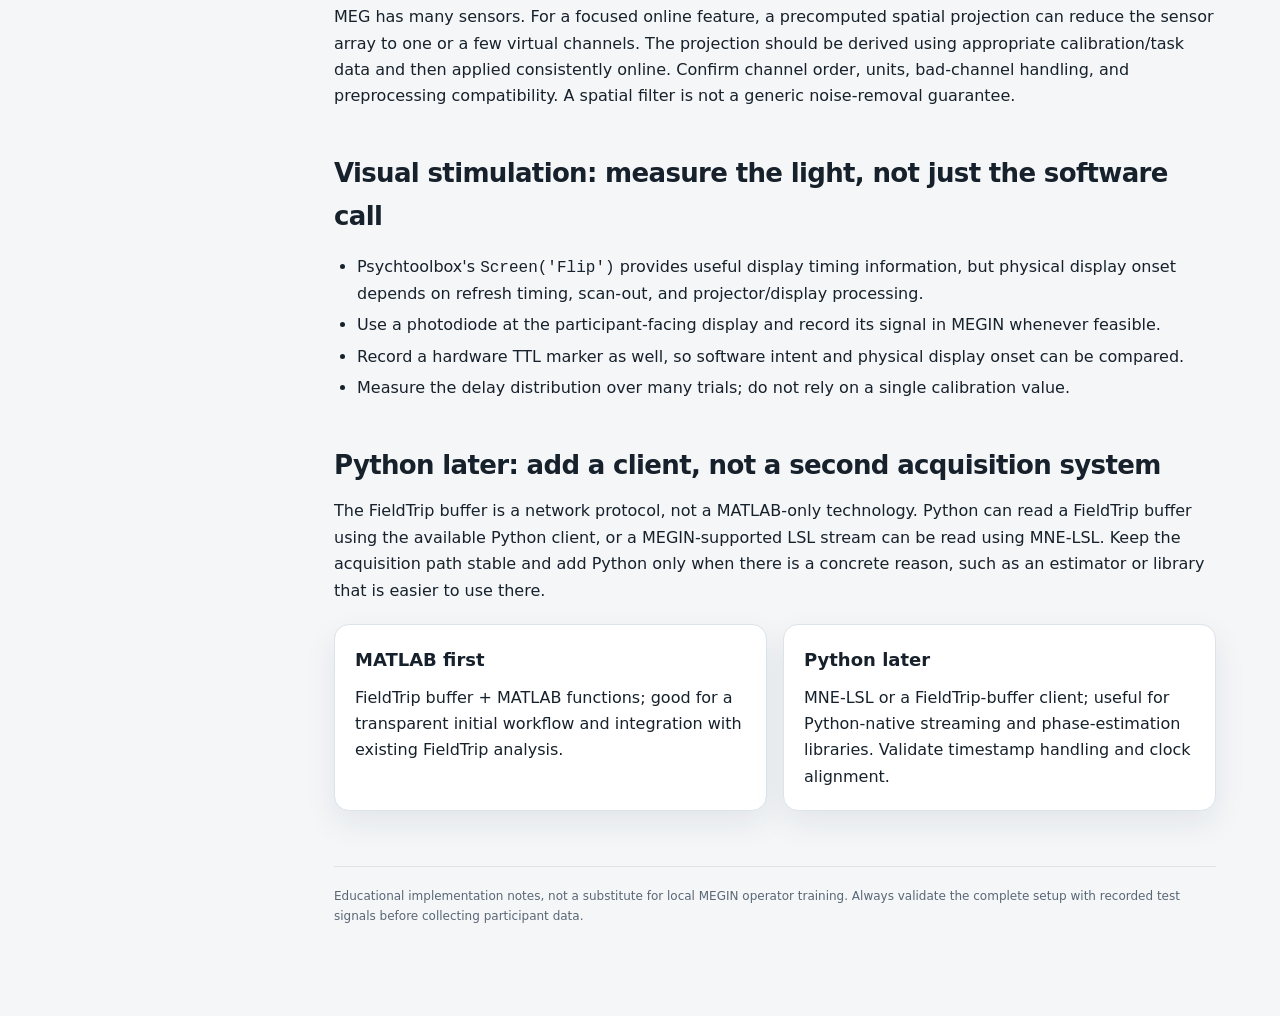
<file: 05-closed-loop.html>
<!doctype html><html lang="en"><head><meta charset="utf-8"><meta name="viewport" content="width=device-width,initial-scale=1"><meta name="description" content="From monitoring to causal phase estimation and precisely timed visual stimulation."><title>05 · Closed-loop roadmap · MEGIN realtime guide</title><link rel="stylesheet" href="assets/style.css"></head><body><div class="layout"><aside><div class="brand">MEGIN · REALTIME<small>FieldTrip implementation notes</small></div><p class="side-intro">A beginner-friendly field guide. MATLAB + FieldTrip first; Python is an optional later path.</p><nav><a class="" href="index.html"><span class="num">00</span><span>Start here</span></a><a class="" href="01-principle.html"><span class="num">01</span><span>How the system works</span></a><a class="" href="02-setup.html"><span class="num">02</span><span>Start streaming</span></a><a class="" href="03-latency.html"><span class="num">03</span><span>Timing & validation</span></a><a class="" href="04-examples.html"><span class="num">04</span><span>MATLAB examples</span></a><a class="active" href="05-closed-loop.html"><span class="num">05</span><span>Closed-loop roadmap</span></a><a class="" href="06-misc.html"><span class="num">06</span><span>Troubleshooting & references</span></a></nav><div class="side-foot">Working notes · verify local software versions and acquisition configuration before a session.</div></aside><main>
<div class="eyebrow">Part 05 · Closed-loop development</div><h1>From online monitoring to a closed-loop experiment</h1><p class="lede">Phase estimation is one possible online feature—not the purpose of the entire real-time system. The same pipeline can monitor alpha power, frequency, signal quality, head position, or other features.</p>
<h2>Build in stages</h2><div class="steps"><div class="step"><b>Monitoring only.</b> Display selected channels, events, and simple features. No output is sent.</div><div class="step"><b>Offline-to-online agreement.</b> Apply the same feature definition to recorded data offline and compare it with the online result.</div><div class="step"><b>Shadow trigger.</b> Let the algorithm decide when it would trigger, but do not send a physical output. Log every decision.</div><div class="step"><b>Bench test.</b> Use a known periodic signal and record algorithm output, TTL, and (for visual experiments) photodiode onset.</div><div class="step"><b>Participant pilot.</b> Only after stable bench validation, test the full setup under approved lab procedures.</div></div>
<h2>Phase estimation: the special challenge</h2><p>Offline Hilbert phase is commonly computed with filtering methods that use data on both sides of a time point. A real-time algorithm cannot use future samples. It must be causal, and its phase estimate at the current endpoint can be biased by filter transients and endpoint effects.</p>
<table><tr><th>Approach</th><th>Basic idea</th><th>Trade-off</th></tr><tr><td>AR forecast + Hilbert</td><td>Predict a short segment into the future, then estimate phase away from the edge.</td><td>Fast, but depends on forecast quality and signal-to-noise ratio.</td></tr><tr><td>State-space / Kalman oscillator</td><td>Track a rotating latent state sample by sample.</td><td>Can quantify uncertainty; needs sensible model fitting and validation.</td></tr><tr><td>Endpoint-corrected Hilbert / oscillator tracking</td><td>Correct or model endpoint behavior to estimate phase causally.</td><td>Useful alternatives; implementation details and frequency assumptions matter.</td></tr><tr><td>PLL</td><td>Track phase/frequency relative to an internal oscillator.</td><td>Simple online structure; tuning and lock behavior need validation.</td></tr></table>
<div class="callout warn"><b>Do not assume a single method is universally best.</b> Compare candidate estimators using your own MEG recordings, realistic noise, transient alpha bursts, and known simulated signals. Quantify phase error and estimator uncertainty before enabling triggers.</div>
<h2>Spatial filtering: prepare offline, apply online</h2><p>MEG has many sensors. For a focused online feature, a precomputed spatial projection can reduce the sensor array to one or a few virtual channels. The projection should be derived using appropriate calibration/task data and then applied consistently online. Confirm channel order, units, bad-channel handling, and preprocessing compatibility. A spatial filter is not a generic noise-removal guarantee.</p>
<h2>Visual stimulation: measure the light, not just the software call</h2><ul><li>Psychtoolbox's <code>Screen('Flip')</code> provides useful display timing information, but physical display onset depends on refresh timing, scan-out, and projector/display processing.</li><li>Use a photodiode at the participant-facing display and record its signal in MEGIN whenever feasible.</li><li>Record a hardware TTL marker as well, so software intent and physical display onset can be compared.</li><li>Measure the delay distribution over many trials; do not rely on a single calibration value.</li></ul>
<h2>Python later: add a client, not a second acquisition system</h2><p>The FieldTrip buffer is a network protocol, not a MATLAB-only technology. Python can read a FieldTrip buffer using the available Python client, or a MEGIN-supported LSL stream can be read using MNE-LSL. Keep the acquisition path stable and add Python only when there is a concrete reason, such as an estimator or library that is easier to use there.</p>
<div class="grid"><div class="card"><h3>MATLAB first</h3><p>FieldTrip buffer + MATLAB functions; good for a transparent initial workflow and integration with existing FieldTrip analysis.</p></div><div class="card"><h3>Python later</h3><p>MNE-LSL or a FieldTrip-buffer client; useful for Python-native streaming and phase-estimation libraries. Validate timestamp handling and clock alignment.</p></div></div>
<div class="footer">Educational implementation notes, not a substitute for local MEGIN operator training. Always validate the complete setup with recorded test signals before collecting participant data.</div></main></div><script src="assets/app.js"></script></body></html>
</file>
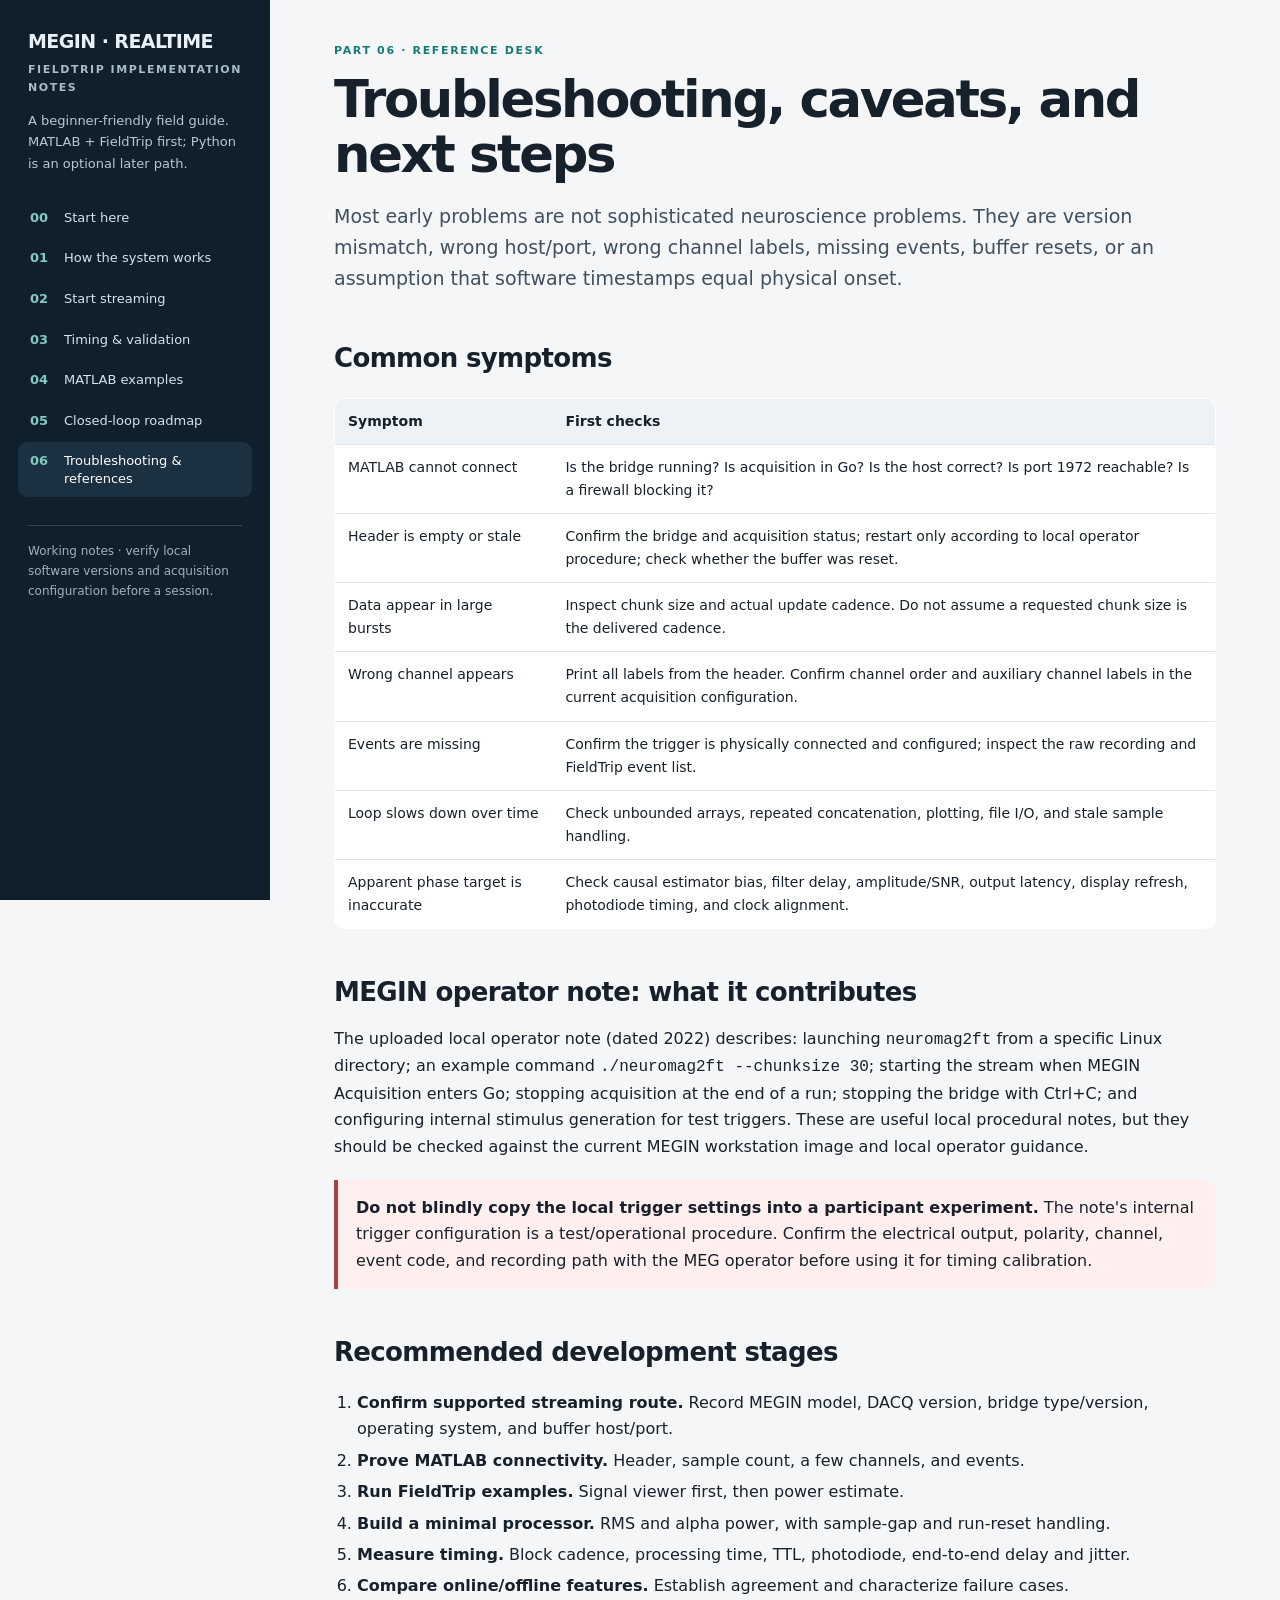
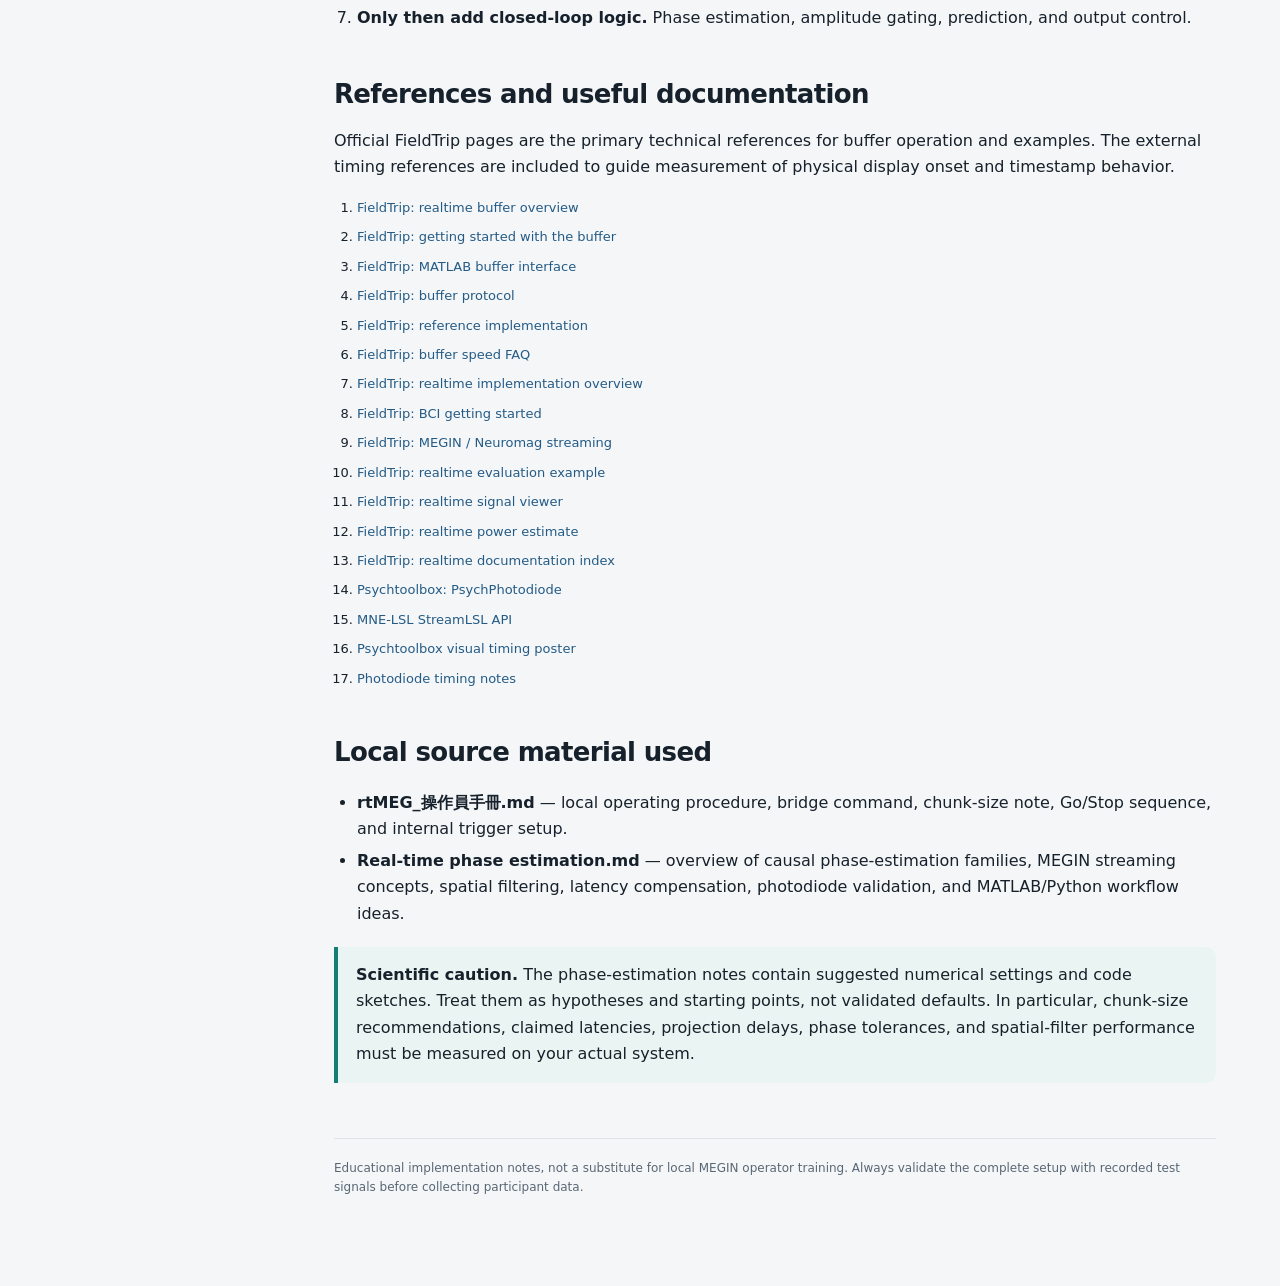
<file: 06-misc.html>
<!doctype html><html lang="en"><head><meta charset="utf-8"><meta name="viewport" content="width=device-width,initial-scale=1"><meta name="description" content="Practical checks, common failure modes, version caveats, references, and a staged development plan."><title>06 · Troubleshooting & references · MEGIN realtime guide</title><link rel="stylesheet" href="assets/style.css"></head><body><div class="layout"><aside><div class="brand">MEGIN · REALTIME<small>FieldTrip implementation notes</small></div><p class="side-intro">A beginner-friendly field guide. MATLAB + FieldTrip first; Python is an optional later path.</p><nav><a class="" href="index.html"><span class="num">00</span><span>Start here</span></a><a class="" href="01-principle.html"><span class="num">01</span><span>How the system works</span></a><a class="" href="02-setup.html"><span class="num">02</span><span>Start streaming</span></a><a class="" href="03-latency.html"><span class="num">03</span><span>Timing & validation</span></a><a class="" href="04-examples.html"><span class="num">04</span><span>MATLAB examples</span></a><a class="" href="05-closed-loop.html"><span class="num">05</span><span>Closed-loop roadmap</span></a><a class="active" href="06-misc.html"><span class="num">06</span><span>Troubleshooting & references</span></a></nav><div class="side-foot">Working notes · verify local software versions and acquisition configuration before a session.</div></aside><main>
<div class="eyebrow">Part 06 · Reference desk</div><h1>Troubleshooting, caveats, and next steps</h1><p class="lede">Most early problems are not sophisticated neuroscience problems. They are version mismatch, wrong host/port, wrong channel labels, missing events, buffer resets, or an assumption that software timestamps equal physical onset.</p>
<h2>Common symptoms</h2><table><tr><th>Symptom</th><th>First checks</th></tr><tr><td>MATLAB cannot connect</td><td>Is the bridge running? Is acquisition in Go? Is the host correct? Is port 1972 reachable? Is a firewall blocking it?</td></tr><tr><td>Header is empty or stale</td><td>Confirm the bridge and acquisition status; restart only according to local operator procedure; check whether the buffer was reset.</td></tr><tr><td>Data appear in large bursts</td><td>Inspect chunk size and actual update cadence. Do not assume a requested chunk size is the delivered cadence.</td></tr><tr><td>Wrong channel appears</td><td>Print all labels from the header. Confirm channel order and auxiliary channel labels in the current acquisition configuration.</td></tr><tr><td>Events are missing</td><td>Confirm the trigger is physically connected and configured; inspect the raw recording and FieldTrip event list.</td></tr><tr><td>Loop slows down over time</td><td>Check unbounded arrays, repeated concatenation, plotting, file I/O, and stale sample handling.</td></tr><tr><td>Apparent phase target is inaccurate</td><td>Check causal estimator bias, filter delay, amplitude/SNR, output latency, display refresh, photodiode timing, and clock alignment.</td></tr></table>
<h2>MEGIN operator note: what it contributes</h2><p>The uploaded local operator note (dated 2022) describes: launching <code>neuromag2ft</code> from a specific Linux directory; an example command <code>./neuromag2ft --chunksize 30</code>; starting the stream when MEGIN Acquisition enters Go; stopping acquisition at the end of a run; stopping the bridge with Ctrl+C; and configuring internal stimulus generation for test triggers. These are useful local procedural notes, but they should be checked against the current MEGIN workstation image and local operator guidance.</p>
<div class="callout danger"><b>Do not blindly copy the local trigger settings into a participant experiment.</b> The note's internal trigger configuration is a test/operational procedure. Confirm the electrical output, polarity, channel, event code, and recording path with the MEG operator before using it for timing calibration.</div>
<h2>Recommended development stages</h2><ol><li><b>Confirm supported streaming route.</b> Record MEGIN model, DACQ version, bridge type/version, operating system, and buffer host/port.</li><li><b>Prove MATLAB connectivity.</b> Header, sample count, a few channels, and events.</li><li><b>Run FieldTrip examples.</b> Signal viewer first, then power estimate.</li><li><b>Build a minimal processor.</b> RMS and alpha power, with sample-gap and run-reset handling.</li><li><b>Measure timing.</b> Block cadence, processing time, TTL, photodiode, end-to-end delay and jitter.</li><li><b>Compare online/offline features.</b> Establish agreement and characterize failure cases.</li><li><b>Only then add closed-loop logic.</b> Phase estimation, amplitude gating, prediction, and output control.</li></ol>
<h2>References and useful documentation</h2><p>Official FieldTrip pages are the primary technical references for buffer operation and examples. The external timing references are included to guide measurement of physical display onset and timestamp behavior.</p><ol class="refs"><li><a href="https://www.fieldtriptoolbox.org/development/realtime/buffer/" target="_blank" rel="noopener">FieldTrip: realtime buffer overview</a></li><li><a href="https://www.fieldtriptoolbox.org/faq/realtime/fieldtripbuffer_gettingstarted/" target="_blank" rel="noopener">FieldTrip: getting started with the buffer</a></li><li><a href="https://www.fieldtriptoolbox.org/development/realtime/buffer_matlab/" target="_blank" rel="noopener">FieldTrip: MATLAB buffer interface</a></li><li><a href="https://www.fieldtriptoolbox.org/development/realtime/buffer_protocol/" target="_blank" rel="noopener">FieldTrip: buffer protocol</a></li><li><a href="https://www.fieldtriptoolbox.org/development/realtime/reference_implementation/" target="_blank" rel="noopener">FieldTrip: reference implementation</a></li><li><a href="https://www.fieldtriptoolbox.org/faq/realtime/fieldtripbuffer_speed/" target="_blank" rel="noopener">FieldTrip: buffer speed FAQ</a></li><li><a href="https://www.fieldtriptoolbox.org/development/realtime/implementation/" target="_blank" rel="noopener">FieldTrip: realtime implementation overview</a></li><li><a href="https://www.fieldtriptoolbox.org/getting_started/realtime/bci/" target="_blank" rel="noopener">FieldTrip: BCI getting started</a></li><li><a href="https://www.fieldtriptoolbox.org/development/realtime/neuromag/" target="_blank" rel="noopener">FieldTrip: MEGIN / Neuromag streaming</a></li><li><a href="https://www.fieldtriptoolbox.org/example/realtime/realtime_evaluation/" target="_blank" rel="noopener">FieldTrip: realtime evaluation example</a></li><li><a href="https://www.fieldtriptoolbox.org/example/realtime/ft_realtime_signalviewer/" target="_blank" rel="noopener">FieldTrip: realtime signal viewer</a></li><li><a href="https://www.fieldtriptoolbox.org/example/realtime/ft_realtime_powerestimate/" target="_blank" rel="noopener">FieldTrip: realtime power estimate</a></li><li><a href="https://www.fieldtriptoolbox.org/development/realtime/" target="_blank" rel="noopener">FieldTrip: realtime documentation index</a></li><li><a href="https://psychtoolbox.org/docs/PsychPhotodiode" target="_blank" rel="noopener">Psychtoolbox: PsychPhotodiode</a></li><li><a href="https://mne.tools/mne-lsl/stable/generated/api/mne_lsl.stream.StreamLSL.html" target="_blank" rel="noopener">MNE-LSL StreamLSL API</a></li><li><a href="https://raw.githubusercontent.com/Psychtoolbox-3/Psychtoolbox-3/master/Psychtoolbox/PsychDocumentation/ECVP2010Poster_VisualTimingPrecision.pdf" target="_blank" rel="noopener">Psychtoolbox visual timing poster</a></li><li><a href="https://psychtoolbar.readthedocs.io/en/latest/Hardware_Photodiode.html" target="_blank" rel="noopener">Photodiode timing notes</a></li></ol>
<h2>Local source material used</h2><ul><li><b>rtMEG_操作員手冊.md</b> — local operating procedure, bridge command, chunk-size note, Go/Stop sequence, and internal trigger setup.</li><li><b>Real-time phase estimation.md</b> — overview of causal phase-estimation families, MEGIN streaming concepts, spatial filtering, latency compensation, photodiode validation, and MATLAB/Python workflow ideas.</li></ul>
<div class="callout"><b>Scientific caution.</b> The phase-estimation notes contain suggested numerical settings and code sketches. Treat them as hypotheses and starting points, not validated defaults. In particular, chunk-size recommendations, claimed latencies, projection delays, phase tolerances, and spatial-filter performance must be measured on your actual system.</div>
<div class="footer">Educational implementation notes, not a substitute for local MEGIN operator training. Always validate the complete setup with recorded test signals before collecting participant data.</div></main></div><script src="assets/app.js"></script></body></html>
</file>
<file: assets/style.css>
:root{--bg:#f4f6f8;--paper:#fff;--ink:#17212b;--muted:#596775;--line:#dce3e9;--blue:#245b86;--teal:#147d78;--gold:#b87822;--red:#a84343;--nav:#101f2c;--nav2:#1b3041;--soft:#eaf2f8;--shadow:0 12px 32px rgba(20,35,48,.08)}
*{box-sizing:border-box}html{scroll-behavior:smooth}body{margin:0;background:var(--bg);color:var(--ink);font:16px/1.65 Inter,ui-sans-serif,system-ui,-apple-system,"Segoe UI",sans-serif}
a{color:var(--blue);text-decoration:none}a:hover{text-decoration:underline}.layout{display:grid;grid-template-columns:270px minmax(0,1fr);min-height:100vh}
aside{background:var(--nav);color:#eaf1f6;padding:26px 18px;position:sticky;top:0;height:100vh;overflow:auto}
.brand{font-size:19px;font-weight:800;letter-spacing:-.03em;margin:0 10px 5px}.brand small{display:block;color:#a8bbc9;font-size:11px;letter-spacing:.14em;text-transform:uppercase;margin-top:4px}.side-intro{font-size:13px;color:#b8c8d3;margin:12px 10px 25px}
nav a{display:flex;gap:10px;padding:10px 12px;margin:3px 0;border-radius:9px;color:#d7e3eb;font-size:13px;line-height:1.35}nav a.active,nav a:hover{background:var(--nav2);color:#fff;text-decoration:none}nav .num{color:#83c9c2;font-weight:800;min-width:24px}
.side-foot{border-top:1px solid #314657;margin:28px 10px 0;padding-top:16px;color:#9fb1bf;font-size:12px}
main{max-width:1180px;width:100%;padding:42px clamp(22px,5vw,72px) 90px;margin:0 auto}
.eyebrow{font-size:11px;font-weight:800;letter-spacing:.15em;text-transform:uppercase;color:var(--teal)}
h1{font-size:clamp(32px,4vw,52px);line-height:1.08;letter-spacing:-.045em;margin:12px 0 18px;max-width:850px}
h2{font-size:26px;letter-spacing:-.025em;margin:42px 0 12px}h3{font-size:18px;margin:22px 0 8px}p{margin:10px 0 15px}.lede{font-size:19px;color:#40505e;max-width:850px}
.meta{display:flex;gap:9px;flex-wrap:wrap;margin:20px 0 30px}.pill{font-size:12px;border:1px solid var(--line);background:#fff;border-radius:99px;padding:5px 10px;color:#425363}
.grid{display:grid;grid-template-columns:repeat(2,minmax(0,1fr));gap:16px;margin:20px 0}.grid.three{grid-template-columns:repeat(3,minmax(0,1fr))}
.card{background:var(--paper);border:1px solid var(--line);border-radius:15px;padding:20px;box-shadow:var(--shadow)}.card h3{margin-top:0}.card p:last-child{margin-bottom:0}
.callout{border-left:4px solid var(--teal);background:#eaf5f3;padding:15px 18px;border-radius:0 10px 10px 0;margin:20px 0}.warn{border-color:var(--gold);background:#fff6e9}.danger{border-color:var(--red);background:#fff0ef}
.small{font-size:13px;color:var(--muted)}.muted{color:var(--muted)}
ul,ol{padding-left:23px}li{margin:5px 0}
table{border-collapse:collapse;width:100%;margin:18px 0;background:white;border:1px solid var(--line);border-radius:10px;overflow:hidden;font-size:14px}th,td{text-align:left;vertical-align:top;padding:11px 13px;border-bottom:1px solid var(--line)}th{background:#edf2f6;font-weight:750}tr:last-child td{border-bottom:0}
pre{background:#101d28;color:#e4edf4;padding:17px;border-radius:12px;overflow:auto;font-size:13px;line-height:1.55;position:relative}code{font-family:ui-monospace,SFMono-Regular,Consolas,monospace}.copy{float:right;border:1px solid #607487;color:#dce8ef;background:#203546;border-radius:6px;padding:4px 9px;font-size:11px;cursor:pointer}
details{background:#fff;border:1px solid var(--line);border-radius:10px;padding:12px 15px;margin:10px 0}summary{cursor:pointer;font-weight:700}
.steps{counter-reset:step;display:grid;gap:12px}.step{background:white;border:1px solid var(--line);border-radius:12px;padding:15px 18px 15px 58px;position:relative}.step:before{counter-increment:step;content:counter(step);position:absolute;left:17px;top:16px;background:var(--soft);color:var(--blue);font-weight:800;border-radius:50%;width:27px;height:27px;display:grid;place-items:center}
.progress{height:7px;background:#e1e8ed;border-radius:10px;overflow:hidden;margin:8px 0 18px}.progress span{display:block;height:100%;background:var(--teal);width:0}
.checklist label{display:flex;gap:10px;align-items:flex-start;padding:8px 0;border-bottom:1px solid #edf0f2;font-size:14px}.checklist input{margin-top:5px;accent-color:var(--teal)}
.tabs{display:flex;gap:7px;flex-wrap:wrap;margin:16px 0}.tab{border:1px solid var(--line);background:white;padding:8px 12px;border-radius:8px;cursor:pointer;font-weight:650;font-size:13px}.tab.active{background:var(--blue);color:#fff;border-color:var(--blue)}.tabpane{display:none}.tabpane.active{display:block}
.calc{background:#fff;border:1px solid var(--line);padding:18px;border-radius:14px;margin:20px 0}.calc label{font-size:13px;font-weight:700;display:block;margin:9px 0 4px}.calc input{padding:9px;border:1px solid #cbd5dc;border-radius:7px;width:100%;max-width:260px;font:inherit}.result{font-size:23px;font-weight:800;color:var(--teal);margin-top:10px}
.diagram{display:grid;grid-template-columns:repeat(5,1fr);gap:8px;align-items:center;margin:22px 0}.node{background:#fff;border:1px solid var(--line);border-radius:11px;padding:13px 9px;text-align:center;font-size:13px;font-weight:700}.arrow{text-align:center;color:var(--teal);font-size:22px}
.refs li{font-size:13px;margin:8px 0}.footer{margin-top:55px;padding-top:20px;border-top:1px solid var(--line);font-size:12px;color:var(--muted)}
@media(max-width:850px){.layout{grid-template-columns:1fr}aside{position:relative;height:auto;padding:18px}nav{display:grid;grid-template-columns:repeat(2,minmax(0,1fr))}.side-foot{display:none}main{padding-top:28px}.grid,.grid.three{grid-template-columns:1fr}.diagram{grid-template-columns:1fr}.arrow{transform:rotate(90deg)}}
</file>
